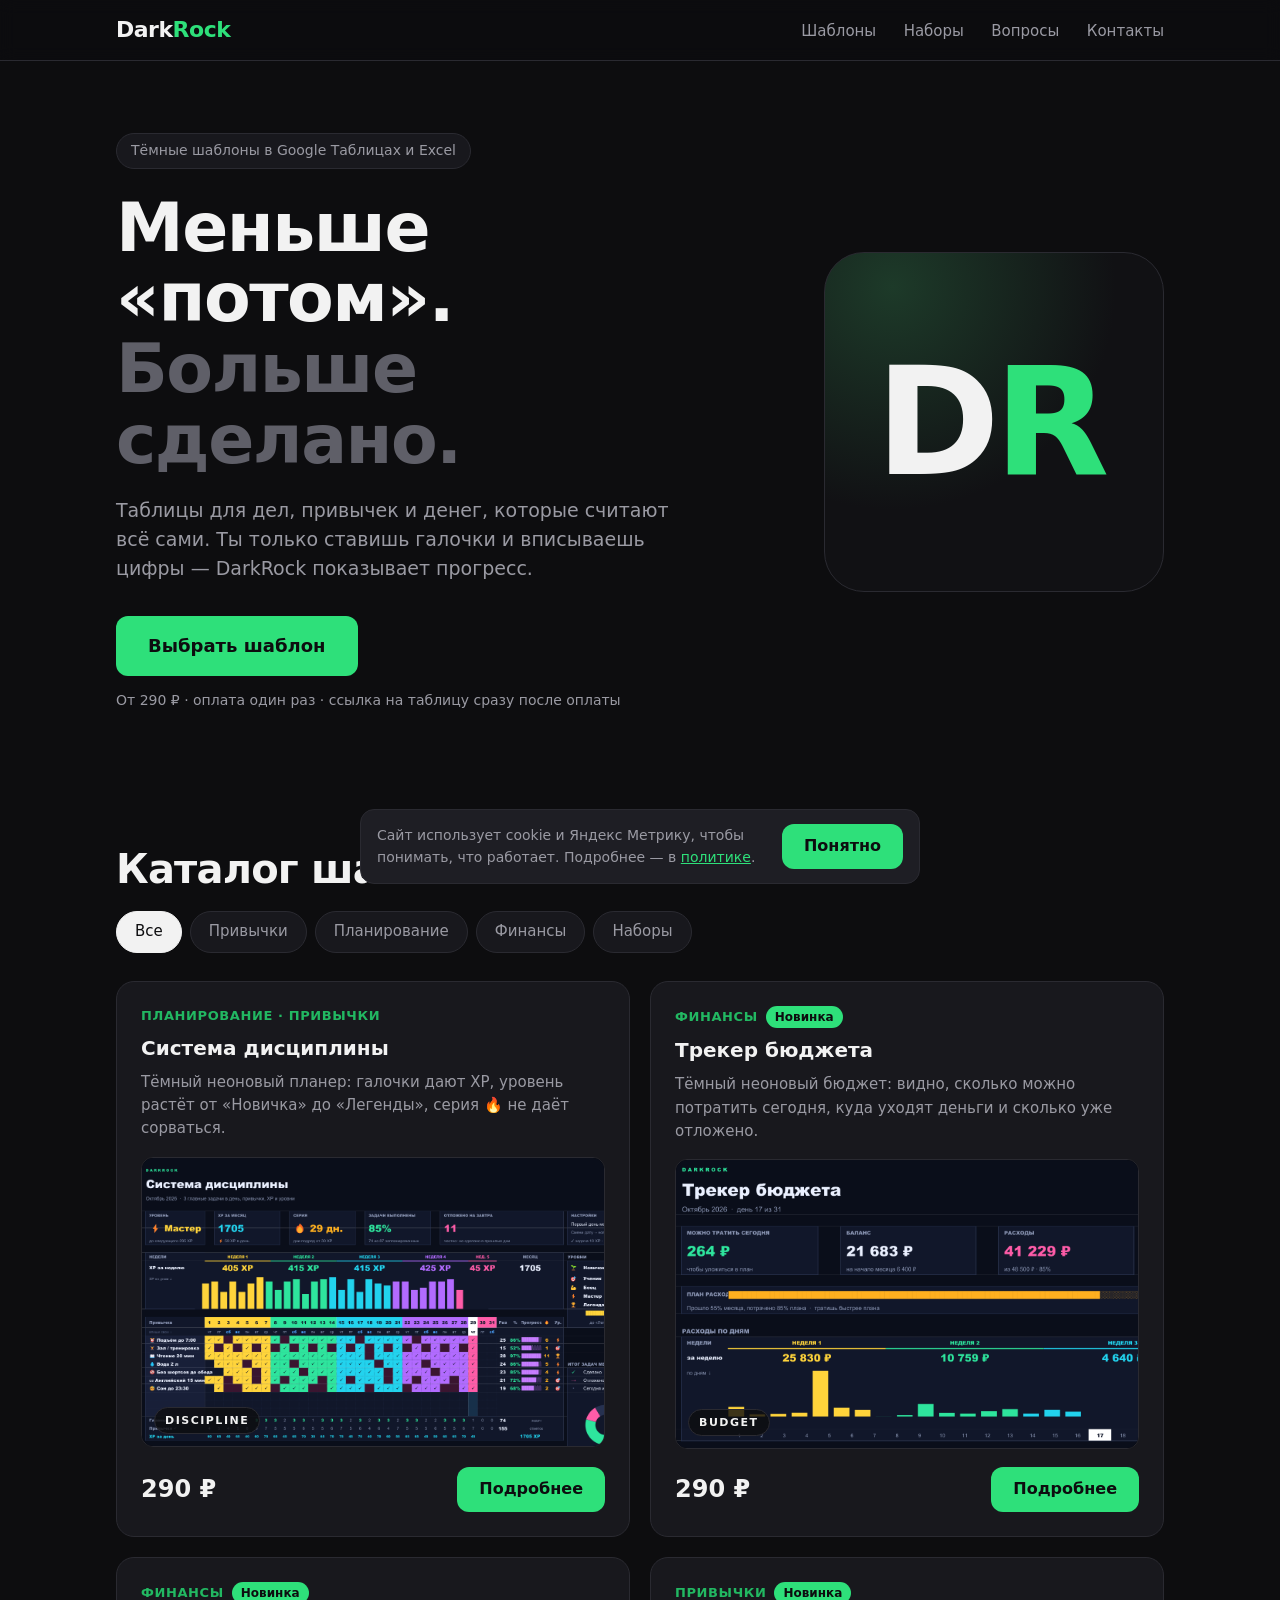
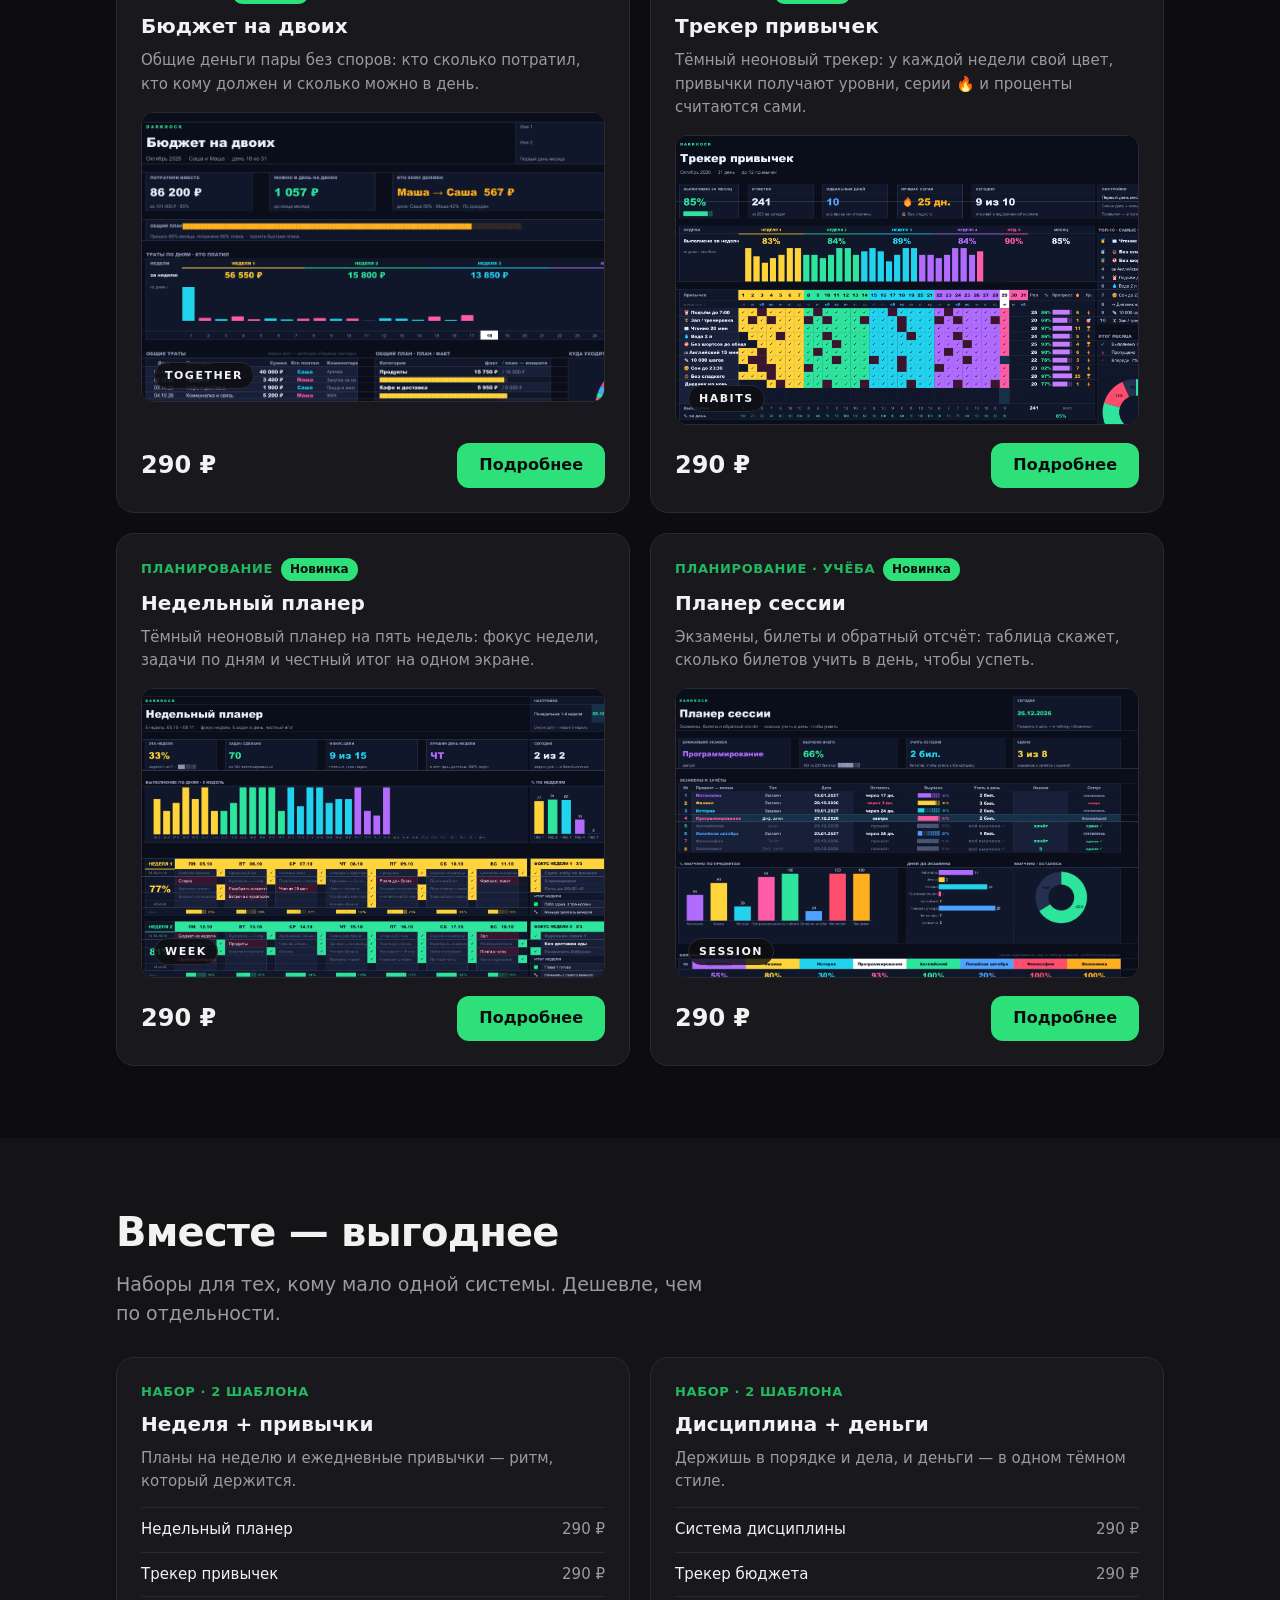
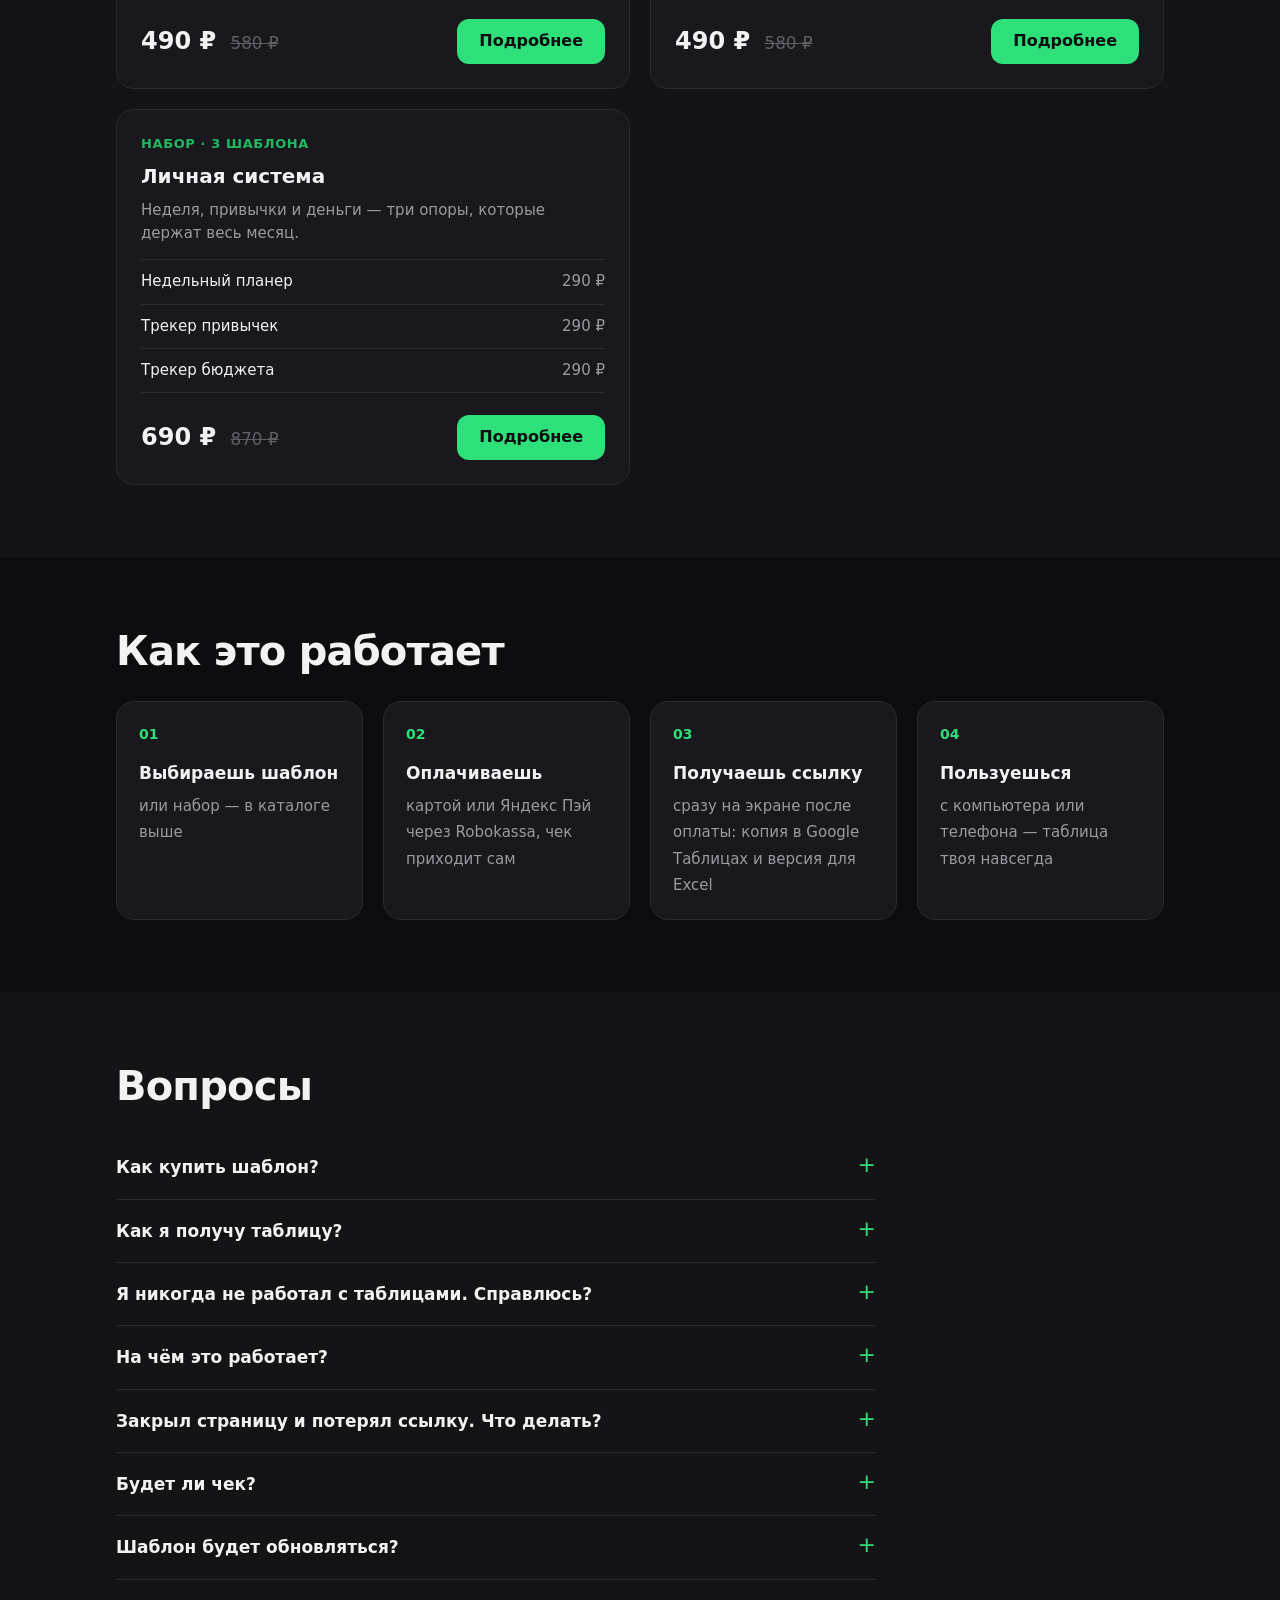
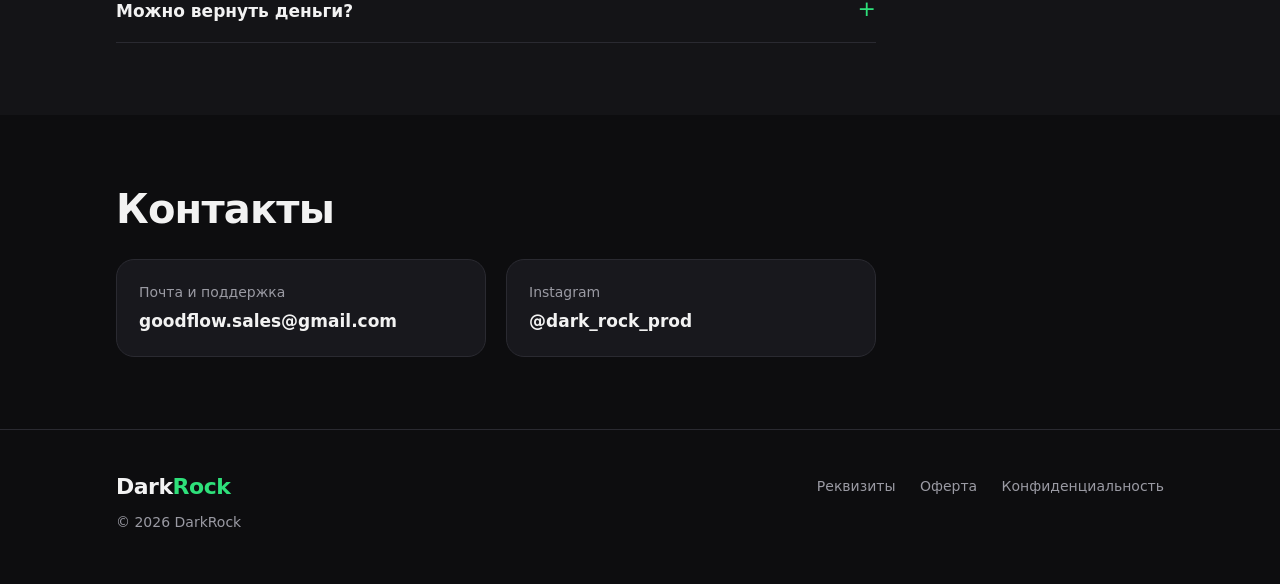
<file: index.html>
<!doctype html>
<html lang="ru">
<head>
<meta charset="utf-8">
<meta name="viewport" content="width=device-width, initial-scale=1">
<title>DarkRock — тёмные шаблоны в Google Таблицах</title>
<meta name="description" content="Тёмные шаблоны для Google Таблиц и Excel: система дисциплины, бюджет на месяц и наборы. Оплата один раз, ссылка на таблицу сразу после оплаты.">
<meta property="og:title" content="DarkRock — тёмные шаблоны в Google Таблицах">
<meta property="og:description" content="Дисциплина, привычки и деньги — в таблицах, которые считают сами. 290 ₽, ссылка на таблицу сразу после оплаты.">
<meta property="og:image" content="https://andybite.github.io/darkrock/img/dashboard.png">
<meta property="og:type" content="website">
<link rel="stylesheet" href="style.css">
<!-- Yandex.Metrika counter -->
<script type="text/javascript">
    (function(m,e,t,r,i,k,a){
        m[i]=m[i]||function(){(m[i].a=m[i].a||[]).push(arguments)};
        m[i].l=1*new Date();
        for (var j = 0; j < document.scripts.length; j++) {if (document.scripts[j].src === r) { return; }}
        k=e.createElement(t),a=e.getElementsByTagName(t)[0],k.async=1,k.src=r,a.parentNode.insertBefore(k,a)
    })(window, document,'script','https://mc.yandex.ru/metrika/tag.js?id=113660326', 'ym');

    ym(113660326, 'init', {ssr:true, webvisor:true, clickmap:true, ecommerce:"dataLayer", accurateTrackBounce:true, trackLinks:true});

    // Цель «нажал Купить»: клик по кнопке оплаты Robokassa
    document.addEventListener('click', function (e) {
        var a = e.target.closest && e.target.closest('a[data-product]');
        if (a) ym(113660326, 'reachGoal', 'pay_click', {product: a.dataset.product});
    });
</script>
<noscript><div><img src="https://mc.yandex.ru/watch/113660326" style="position:absolute; left:-9999px;" alt="" /></div></noscript>
<!-- /Yandex.Metrika counter -->
</head>
<body>

<div class="pausebar" id="pausebar" hidden>Продажи временно приостановлены — скоро вернёмся. Вопросы: <a href="mailto:goodflow.sales@gmail.com">goodflow.sales@gmail.com</a></div>

<header class="top">
  <div class="wrap top__in">
    <a class="logo" href="index.html">Dark<span>Rock</span></a>
    <nav class="nav">
      <a href="#catalog">Шаблоны</a>
      <a href="#bundles">Наборы</a>
      <a href="#faq">Вопросы</a>
      <a href="#contacts">Контакты</a>
    </nav>
  </div>
</header>

<section class="hero">
  <div class="wrap hero__in">
    <div class="hero__text">
      <p class="pill">Тёмные шаблоны в Google Таблицах и Excel</p>
      <h1>Меньше «потом».<br><span class="h1-muted">Больше сделано.</span></h1>
      <p class="lead">Таблицы для дел, привычек и денег, которые считают всё сами. Ты только ставишь галочки и вписываешь цифры — DarkRock показывает прогресс.</p>
      <a class="btn btn--big" href="#catalog">Выбрать шаблон</a>
      <p class="note">От 290 ₽ · оплата один раз · ссылка на таблицу сразу после оплаты</p>
    </div>
    <div class="hero__mark" aria-hidden="true">
      <span>D</span><span>R</span>
    </div>
  </div>
</section>

<section id="catalog" class="section">
  <div class="wrap">
    <h2>Каталог шаблонов</h2>
    <div class="filters" role="tablist" id="filters"></div>
    <div class="catalog" id="catalog-grid"></div>
  </div>
</section>

<section id="bundles" class="section section--alt">
  <div class="wrap">
    <h2>Вместе — выгоднее</h2>
    <p class="lead lead--tight">Наборы для тех, кому мало одной системы. Дешевле, чем по отдельности.</p>
    <div class="catalog" id="bundles-grid"></div>
  </div>
</section>

<section class="section">
  <div class="wrap">
    <h2>Как это работает</h2>
    <ol class="flow">
      <li><b>Выбираешь шаблон</b><span>или набор — в каталоге выше</span></li>
      <li><b>Оплачиваешь</b><span>картой или Яндекс Пэй через Robokassa, чек приходит сам</span></li>
      <li><b>Получаешь ссылку</b><span>сразу на экране после оплаты: копия в Google Таблицах и версия для Excel</span></li>
      <li><b>Пользуешься</b><span>с компьютера или телефона — таблица твоя навсегда</span></li>
    </ol>
  </div>
</section>

<section id="faq" class="section section--alt">
  <div class="wrap">
    <h2>Вопросы</h2>
    <details><summary>Как купить шаблон?</summary><p>Открой карточку в каталоге, нажми «Перейти к оплате» и оплати картой или Яндекс Пэй. Платёж проходит через сервис Robokassa.</p></details>
    <details><summary>Как я получу таблицу?</summary><p>Сразу после оплаты откроется страница со ссылкой: по ней создаёшь свою копию в Google Таблицах или скачиваешь файл для Excel. Сохрани эту страницу в закладки — ссылка пригодится каждый месяц.</p></details>
    <details><summary>Я никогда не работал с таблицами. Справлюсь?</summary><p>Да. Формулы уже настроены: ты вписываешь задачи или траты и ставишь галочки, остальное считается само. На листе «Старт» — короткая инструкция.</p></details>
    <details><summary>На чём это работает?</summary><p>В Google Таблицах в браузере на компьютере, а на телефоне — в бесплатном приложении «Google Таблицы». Ещё есть версия для Excel. Нужен Google-аккаунт, чтобы сохранить копию.</p></details>
    <details><summary>Закрыл страницу и потерял ссылку. Что делать?</summary><p>Напиши на <a href="mailto:goodflow.sales@gmail.com">goodflow.sales@gmail.com</a> почту, с которой платил, и время оплаты — пришлём ссылку заново.</p></details>
    <details><summary>Будет ли чек?</summary><p>Да. Продавец — самозанятый, электронный чек приходит на почту автоматически после оплаты.</p></details>
    <details><summary>Шаблон будет обновляться?</summary><p>Да, бесплатно. Если мы улучшаем шаблон, новая копия по твоей ссылке уже будет с улучшениями — просто сделай её в начале следующего месяца.</p></details>
    <details><summary>Можно вернуть деньги?</summary><p>Если таблица не открывается или не соответствует описанию, а мы не исправили проблему за 3 рабочих дня — вернём деньги полностью. Подробно — в <a href="oferta.html">оферте</a>.</p></details>
  </div>
</section>

<section id="contacts" class="section">
  <div class="wrap">
    <h2>Контакты</h2>
    <div class="contacts">
      <a class="contact" href="mailto:goodflow.sales@gmail.com"><span>Почта и поддержка</span><b>goodflow.sales@gmail.com</b></a>
      <a class="contact" href="https://instagram.com/dark_rock_prod" target="_blank" rel="noopener"><span>Instagram</span><b>@dark_rock_prod</b></a>
    </div>
  </div>
</section>

<footer class="foot">
  <div class="wrap">
    <div class="foot__in">
      <p class="logo">Dark<span>Rock</span></p>
      <nav class="foot__links">
        <a href="rekvizity.html">Реквизиты</a>
        <a href="oferta.html">Оферта</a>
        <a href="privacy.html">Конфиденциальность</a>
      </nav>
    </div>
    <p class="muted">© 2026 DarkRock</p>
  </div>
</footer>

<div class="modal" id="modal" hidden>
  <div class="modal__backdrop" data-close></div>
  <div class="modal__box" role="dialog" aria-modal="true" aria-labelledby="modal-title">
    <button class="modal__close" type="button" data-close aria-label="Закрыть">×</button>
    <div id="modal-body"></div>
  </div>
</div>

<div class="cookie" id="cookie" hidden>
  <p>Сайт использует cookie и Яндекс Метрику, чтобы понимать, что работает. Подробнее — в <a href="privacy.html">политике</a>.</p>
  <button class="btn" type="button" id="cookie-ok">Понятно</button>
</div>

<script src="products.js"></script>
<script src="catalog.js"></script>
<script>if (window.DR_SALES_PAUSED) document.getElementById('pausebar').hidden = false;</script>
</body>
</html>
</file>
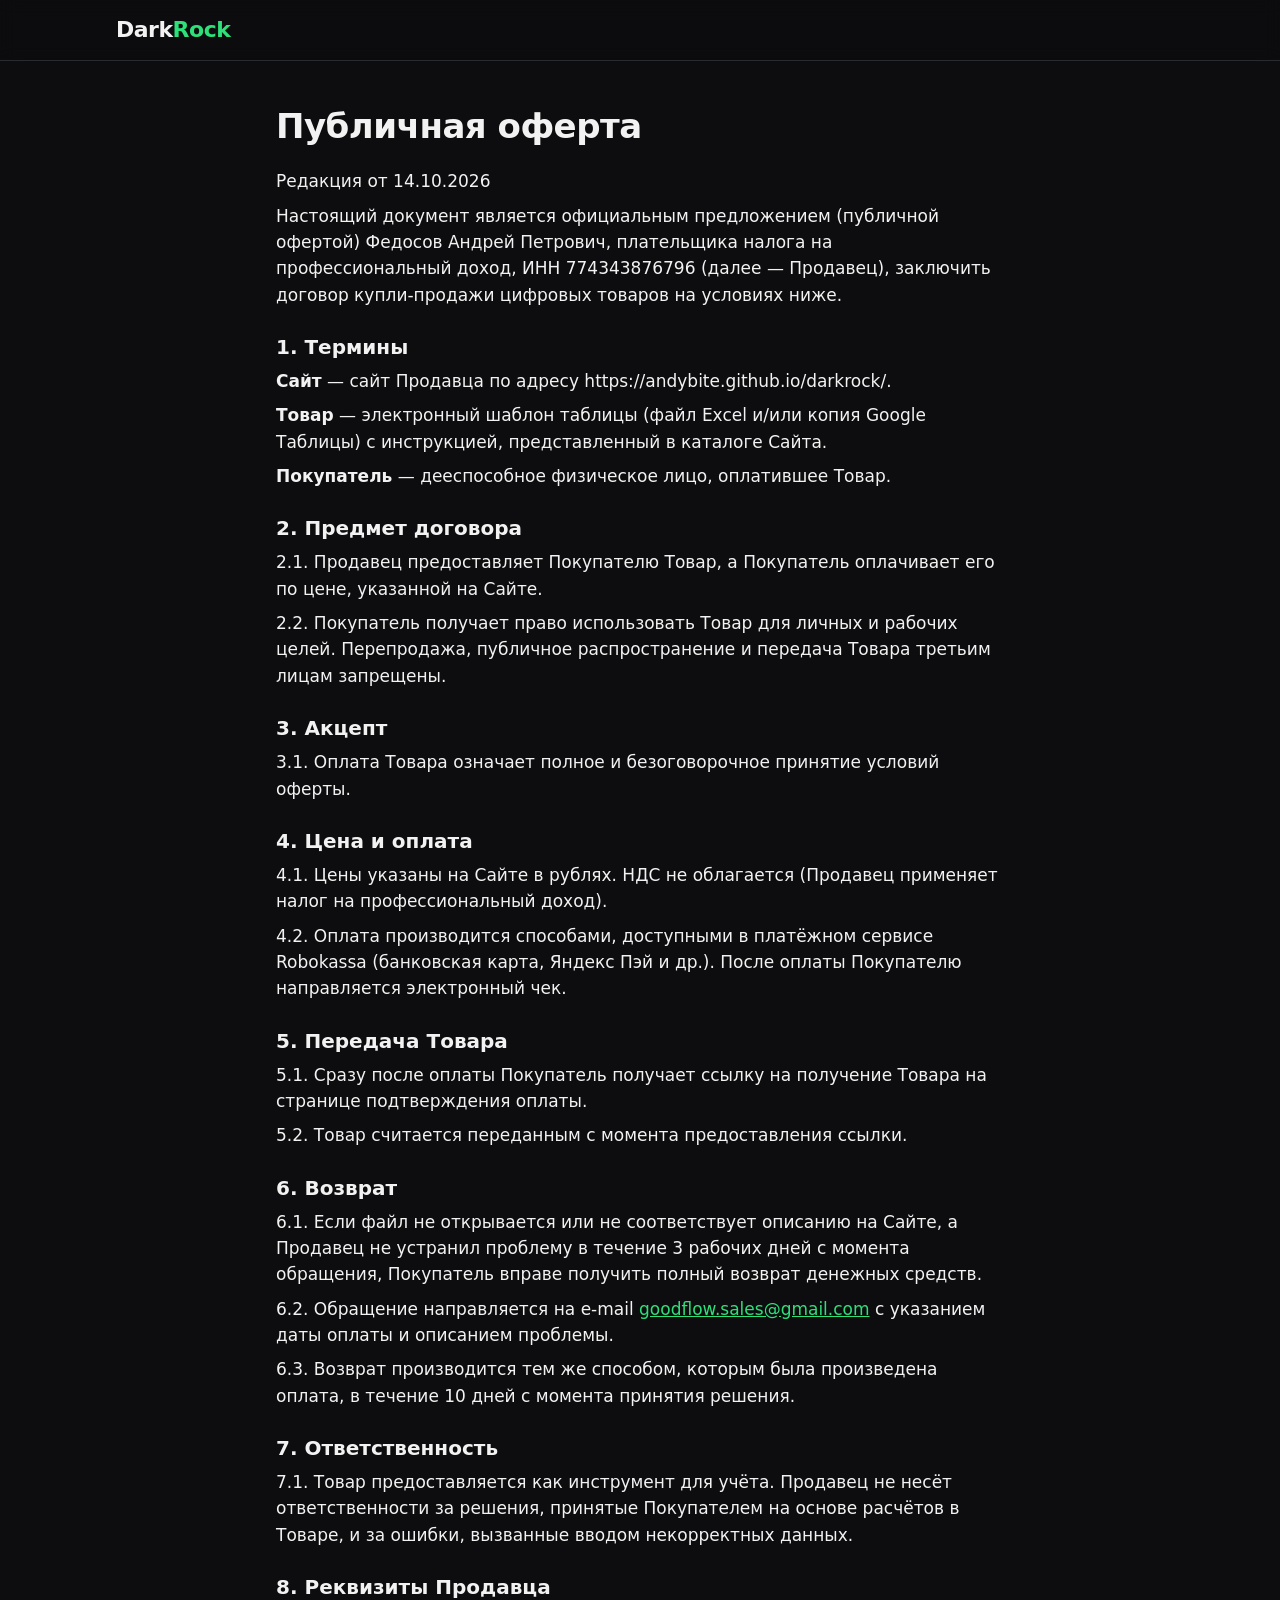
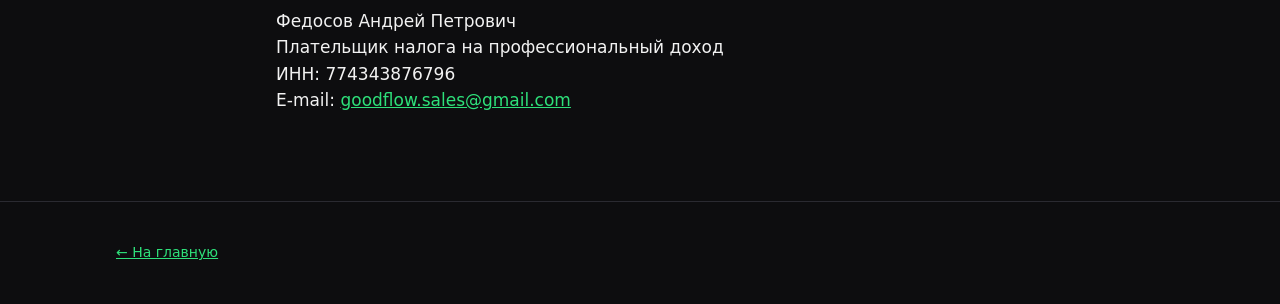
<file: oferta.html>
<!doctype html>
<html lang="ru">
<head>
<meta charset="utf-8">
<meta name="viewport" content="width=device-width, initial-scale=1">
<title>Публичная оферта — DarkRock</title>
<link rel="stylesheet" href="style.css">
<!-- Yandex.Metrika counter -->
<script type="text/javascript">
    (function(m,e,t,r,i,k,a){
        m[i]=m[i]||function(){(m[i].a=m[i].a||[]).push(arguments)};
        m[i].l=1*new Date();
        for (var j = 0; j < document.scripts.length; j++) {if (document.scripts[j].src === r) { return; }}
        k=e.createElement(t),a=e.getElementsByTagName(t)[0],k.async=1,k.src=r,a.parentNode.insertBefore(k,a)
    })(window, document,'script','https://mc.yandex.ru/metrika/tag.js?id=113660326', 'ym');

    ym(113660326, 'init', {ssr:true, webvisor:true, clickmap:true, ecommerce:"dataLayer", accurateTrackBounce:true, trackLinks:true});
</script>
<noscript><div><img src="https://mc.yandex.ru/watch/113660326" style="position:absolute; left:-9999px;" alt="" /></div></noscript>
<!-- /Yandex.Metrika counter -->
</head>
<body>
<header class="top"><div class="wrap top__in"><a class="logo" href="index.html">Dark<span>Rock</span></a></div></header>

<main class="wrap doc">
<h1>Публичная оферта</h1>
<p>Редакция от 14.10.2026</p>

<p>Настоящий документ является официальным предложением (публичной офертой) Федосов Андрей Петрович, плательщика налога на профессиональный доход, ИНН 774343876796 (далее — Продавец), заключить договор купли-продажи цифровых товаров на условиях ниже.</p>

<h2>1. Термины</h2>
<p><b>Сайт</b> — сайт Продавца по адресу https://andybite.github.io/darkrock/.</p>
<p><b>Товар</b> — электронный шаблон таблицы (файл Excel и/или копия Google Таблицы) с инструкцией, представленный в каталоге Сайта.</p>
<p><b>Покупатель</b> — дееспособное физическое лицо, оплатившее Товар.</p>

<h2>2. Предмет договора</h2>
<p>2.1. Продавец предоставляет Покупателю Товар, а Покупатель оплачивает его по цене, указанной на Сайте.</p>
<p>2.2. Покупатель получает право использовать Товар для личных и рабочих целей. Перепродажа, публичное распространение и передача Товара третьим лицам запрещены.</p>

<h2>3. Акцепт</h2>
<p>3.1. Оплата Товара означает полное и безоговорочное принятие условий оферты.</p>

<h2>4. Цена и оплата</h2>
<p>4.1. Цены указаны на Сайте в рублях. НДС не облагается (Продавец применяет налог на профессиональный доход).</p>
<p>4.2. Оплата производится способами, доступными в платёжном сервисе Robokassa (банковская карта, Яндекс Пэй и др.). После оплаты Покупателю направляется электронный чек.</p>

<h2>5. Передача Товара</h2>
<p>5.1. Сразу после оплаты Покупатель получает ссылку на получение Товара на странице подтверждения оплаты.</p>
<p>5.2. Товар считается переданным с момента предоставления ссылки.</p>

<h2>6. Возврат</h2>
<p>6.1. Если файл не открывается или не соответствует описанию на Сайте, а Продавец не устранил проблему в течение 3 рабочих дней с момента обращения, Покупатель вправе получить полный возврат денежных средств.</p>
<p>6.2. Обращение направляется на e-mail <a href="mailto:goodflow.sales@gmail.com">goodflow.sales@gmail.com</a> с указанием даты оплаты и описанием проблемы.</p>
<p>6.3. Возврат производится тем же способом, которым была произведена оплата, в течение 10 дней с момента принятия решения.</p>

<h2>7. Ответственность</h2>
<p>7.1. Товар предоставляется как инструмент для учёта. Продавец не несёт ответственности за решения, принятые Покупателем на основе расчётов в Товаре, и за ошибки, вызванные вводом некорректных данных.</p>

<h2>8. Реквизиты Продавца</h2>
<p>Федосов Андрей Петрович<br>
Плательщик налога на профессиональный доход<br>
ИНН: 774343876796<br>
E-mail: <a href="mailto:goodflow.sales@gmail.com">goodflow.sales@gmail.com</a></p>
</main>

<footer class="foot"><div class="wrap"><a href="index.html">← На главную</a></div></footer>
</body>
</html>
</file>
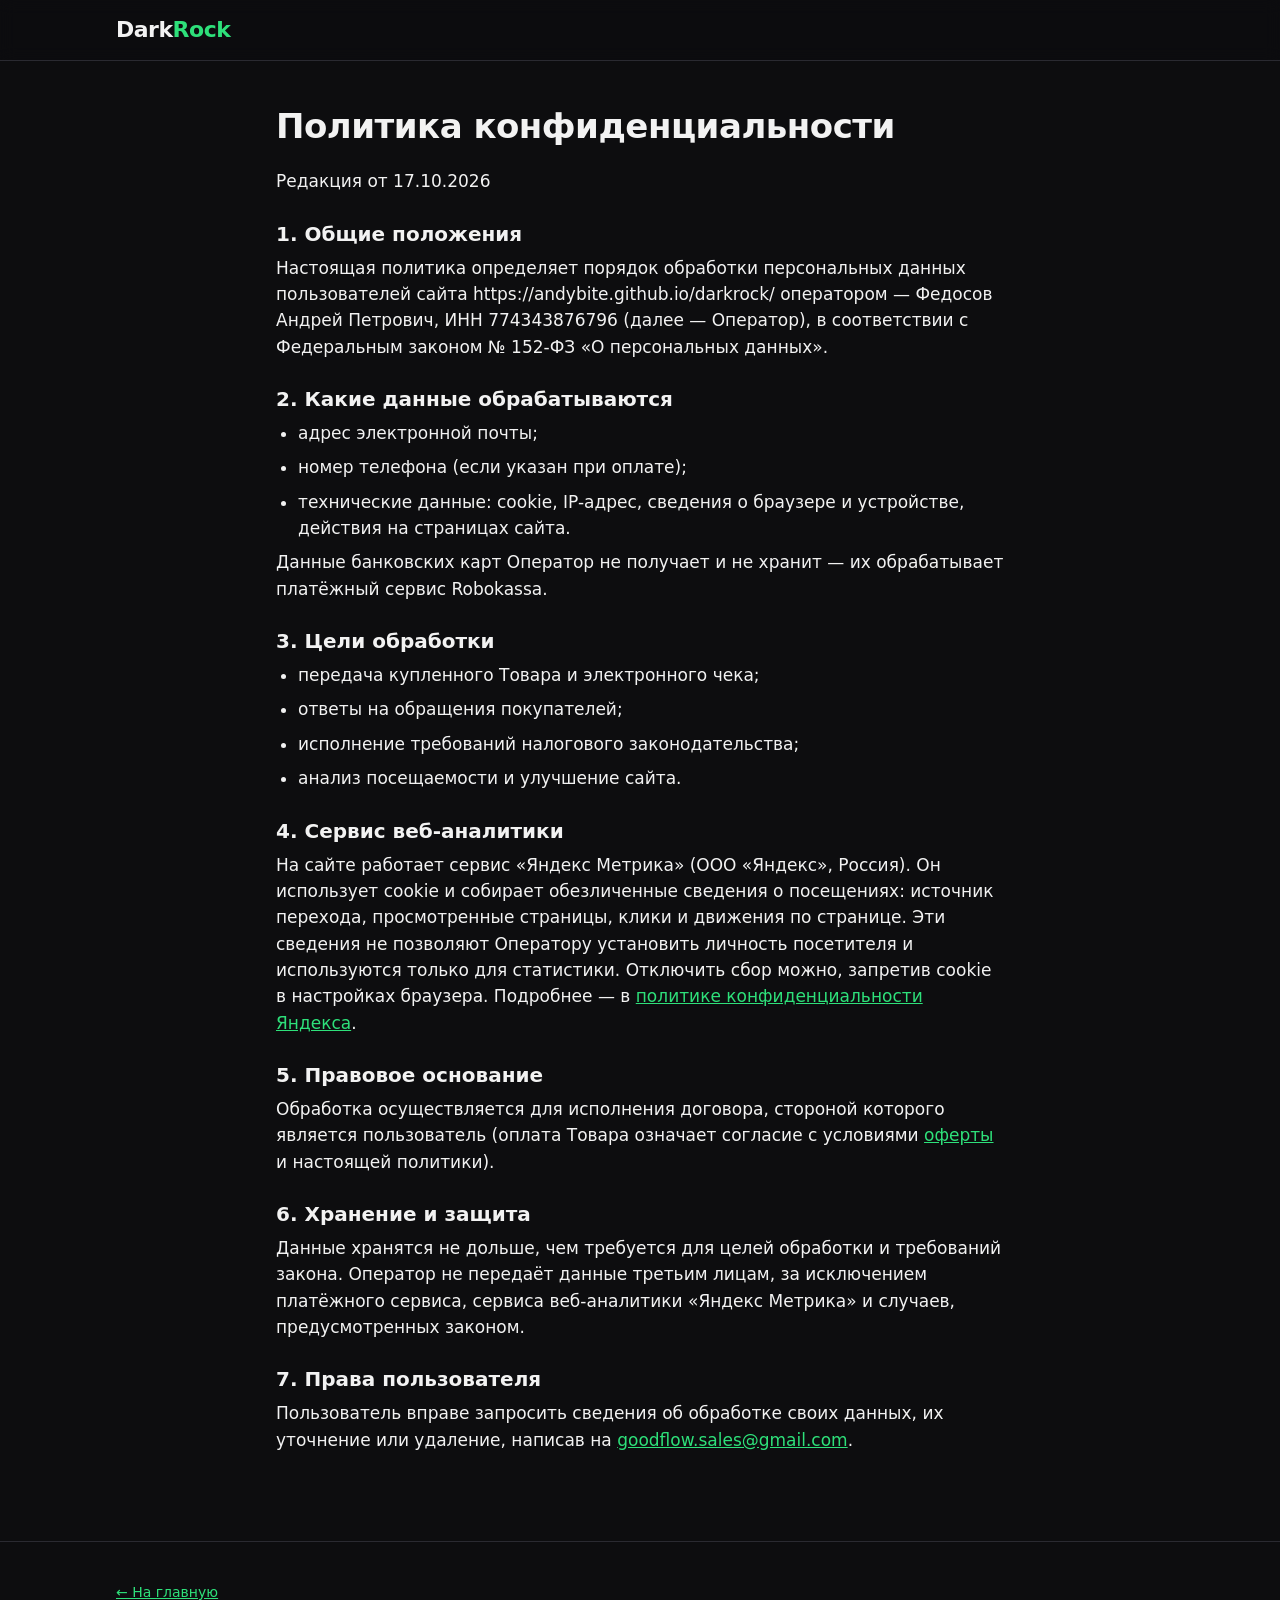
<file: privacy.html>
<!doctype html>
<html lang="ru">
<head>
<meta charset="utf-8">
<meta name="viewport" content="width=device-width, initial-scale=1">
<title>Политика конфиденциальности — DarkRock</title>
<link rel="stylesheet" href="style.css">
<!-- Yandex.Metrika counter -->
<script type="text/javascript">
    (function(m,e,t,r,i,k,a){
        m[i]=m[i]||function(){(m[i].a=m[i].a||[]).push(arguments)};
        m[i].l=1*new Date();
        for (var j = 0; j < document.scripts.length; j++) {if (document.scripts[j].src === r) { return; }}
        k=e.createElement(t),a=e.getElementsByTagName(t)[0],k.async=1,k.src=r,a.parentNode.insertBefore(k,a)
    })(window, document,'script','https://mc.yandex.ru/metrika/tag.js?id=113660326', 'ym');

    ym(113660326, 'init', {ssr:true, webvisor:true, clickmap:true, ecommerce:"dataLayer", accurateTrackBounce:true, trackLinks:true});
</script>
<noscript><div><img src="https://mc.yandex.ru/watch/113660326" style="position:absolute; left:-9999px;" alt="" /></div></noscript>
<!-- /Yandex.Metrika counter -->
</head>
<body>
<header class="top"><div class="wrap top__in"><a class="logo" href="index.html">Dark<span>Rock</span></a></div></header>

<main class="wrap doc">
<h1>Политика конфиденциальности</h1>
<p>Редакция от 17.10.2026</p>

<h2>1. Общие положения</h2>
<p>Настоящая политика определяет порядок обработки персональных данных пользователей сайта https://andybite.github.io/darkrock/ оператором — Федосов Андрей Петрович, ИНН 774343876796 (далее — Оператор), в соответствии с Федеральным законом № 152-ФЗ «О персональных данных».</p>

<h2>2. Какие данные обрабатываются</h2>
<ul>
  <li>адрес электронной почты;</li>
  <li>номер телефона (если указан при оплате);</li>
  <li>технические данные: cookie, IP-адрес, сведения о браузере и устройстве, действия на страницах сайта.</li>
</ul>
<p>Данные банковских карт Оператор не получает и не хранит — их обрабатывает платёжный сервис Robokassa.</p>

<h2>3. Цели обработки</h2>
<ul>
  <li>передача купленного Товара и электронного чека;</li>
  <li>ответы на обращения покупателей;</li>
  <li>исполнение требований налогового законодательства;</li>
  <li>анализ посещаемости и улучшение сайта.</li>
</ul>

<h2>4. Сервис веб-аналитики</h2>
<p>На сайте работает сервис «Яндекс Метрика» (ООО «Яндекс», Россия). Он использует cookie и собирает обезличенные сведения о посещениях: источник перехода, просмотренные страницы, клики и движения по странице. Эти сведения не позволяют Оператору установить личность посетителя и используются только для статистики. Отключить сбор можно, запретив cookie в настройках браузера. Подробнее — в <a href="https://yandex.ru/legal/confidential/" target="_blank" rel="noopener">политике конфиденциальности Яндекса</a>.</p>

<h2>5. Правовое основание</h2>
<p>Обработка осуществляется для исполнения договора, стороной которого является пользователь (оплата Товара означает согласие с условиями <a href="oferta.html">оферты</a> и настоящей политики).</p>

<h2>6. Хранение и защита</h2>
<p>Данные хранятся не дольше, чем требуется для целей обработки и требований закона. Оператор не передаёт данные третьим лицам, за исключением платёжного сервиса, сервиса веб-аналитики «Яндекс Метрика» и случаев, предусмотренных законом.</p>

<h2>7. Права пользователя</h2>
<p>Пользователь вправе запросить сведения об обработке своих данных, их уточнение или удаление, написав на <a href="mailto:goodflow.sales@gmail.com">goodflow.sales@gmail.com</a>.</p>
</main>

<footer class="foot"><div class="wrap"><a href="index.html">← На главную</a></div></footer>
</body>
</html>
</file>
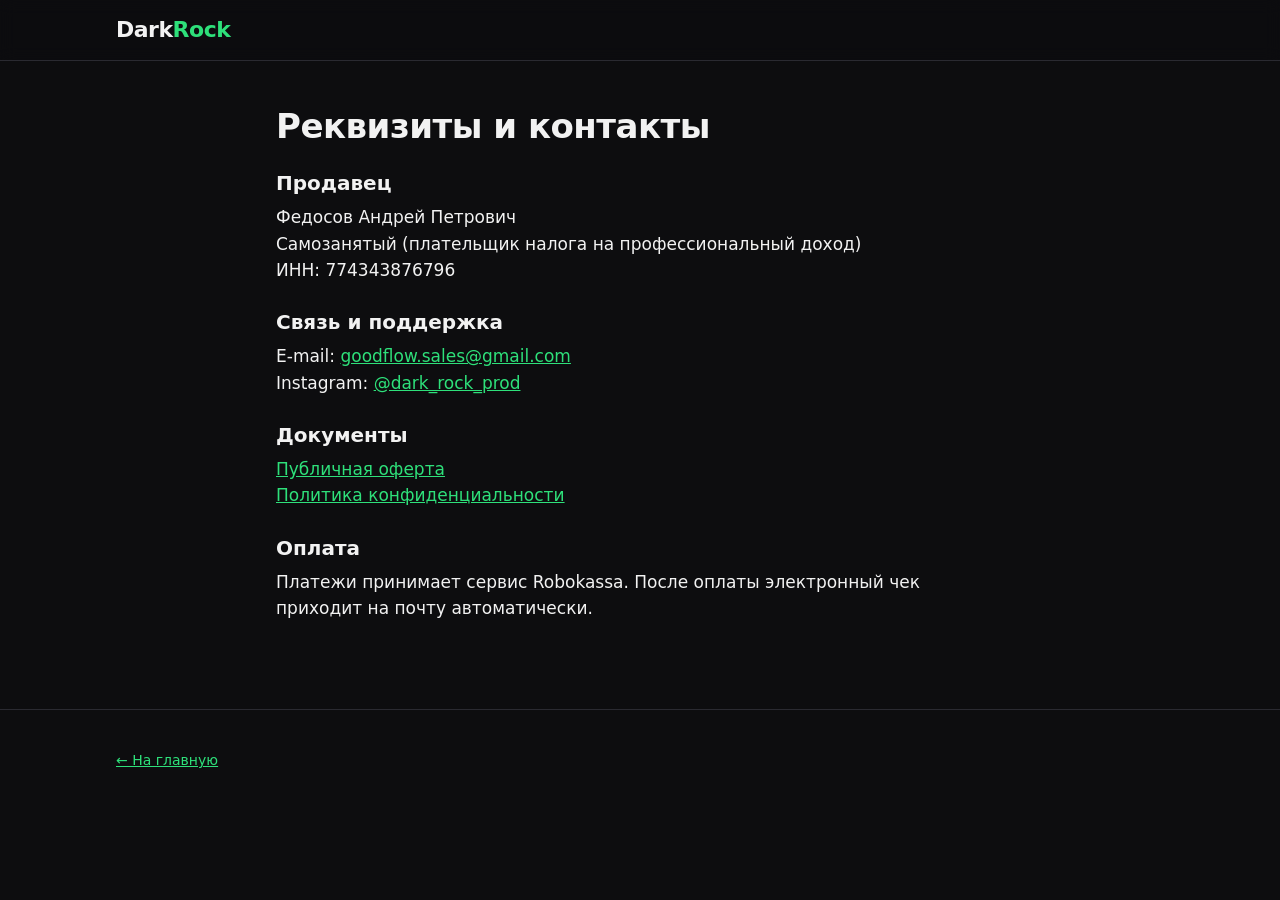
<file: rekvizity.html>
<!doctype html>
<html lang="ru">
<head>
<meta charset="utf-8">
<meta name="viewport" content="width=device-width, initial-scale=1">
<title>Реквизиты и контакты — DarkRock</title>
<link rel="stylesheet" href="style.css">
<!-- Yandex.Metrika counter -->
<script type="text/javascript">
    (function(m,e,t,r,i,k,a){
        m[i]=m[i]||function(){(m[i].a=m[i].a||[]).push(arguments)};
        m[i].l=1*new Date();
        for (var j = 0; j < document.scripts.length; j++) {if (document.scripts[j].src === r) { return; }}
        k=e.createElement(t),a=e.getElementsByTagName(t)[0],k.async=1,k.src=r,a.parentNode.insertBefore(k,a)
    })(window, document,'script','https://mc.yandex.ru/metrika/tag.js?id=113660326', 'ym');

    ym(113660326, 'init', {ssr:true, webvisor:true, clickmap:true, ecommerce:"dataLayer", accurateTrackBounce:true, trackLinks:true});
</script>
<noscript><div><img src="https://mc.yandex.ru/watch/113660326" style="position:absolute; left:-9999px;" alt="" /></div></noscript>
<!-- /Yandex.Metrika counter -->
</head>
<body>
<header class="top"><div class="wrap top__in"><a class="logo" href="index.html">Dark<span>Rock</span></a></div></header>
<main class="wrap doc">
  <h1>Реквизиты и контакты</h1>
  <h2>Продавец</h2>
  <p>Федосов Андрей Петрович<br>
  Самозанятый (плательщик налога на профессиональный доход)<br>
  ИНН: 774343876796</p>
  <h2>Связь и поддержка</h2>
  <p>E-mail: <a href="mailto:goodflow.sales@gmail.com">goodflow.sales@gmail.com</a><br>
  Instagram: <a href="https://instagram.com/dark_rock_prod" target="_blank" rel="noopener">@dark_rock_prod</a></p>
  <h2>Документы</h2>
  <p><a href="oferta.html">Публичная оферта</a><br><a href="privacy.html">Политика конфиденциальности</a></p>
  <h2>Оплата</h2>
  <p>Платежи принимает сервис Robokassa. После оплаты электронный чек приходит на почту автоматически.</p>
</main>
<footer class="foot"><div class="wrap"><a href="index.html">← На главную</a></div></footer>
</body>
</html>
</file>
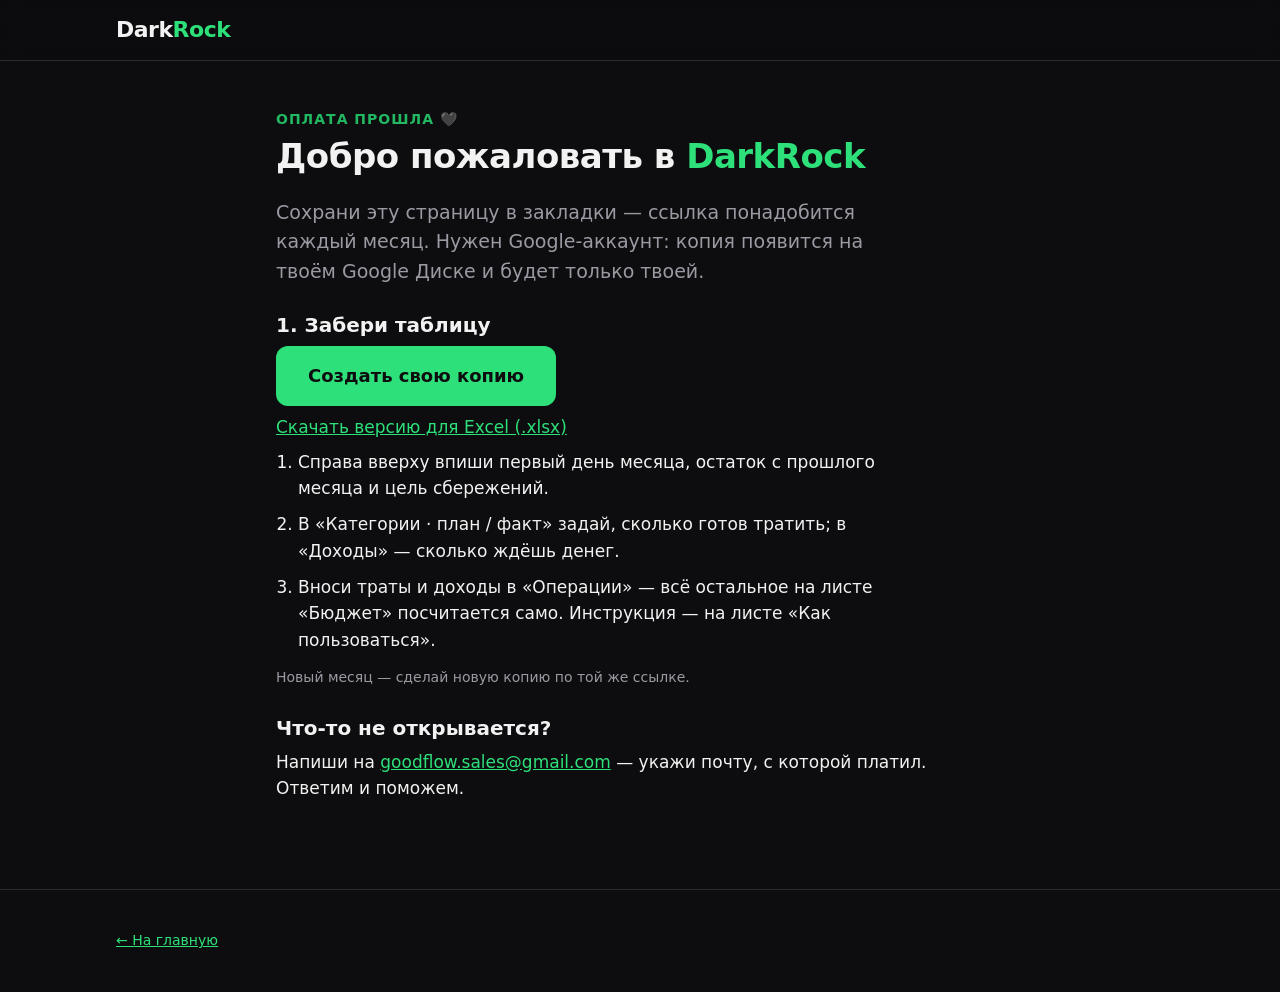
<file: spasibo-budzhet.html>
<!doctype html>
<html lang="ru">
<head>
<meta charset="utf-8">
<meta name="viewport" content="width=device-width, initial-scale=1">
<meta name="robots" content="noindex, nofollow">
<title>Спасибо за покупку — DarkRock</title>
<link rel="stylesheet" href="style.css">
<!-- Yandex.Metrika counter -->
<script type="text/javascript">
    (function(m,e,t,r,i,k,a){
        m[i]=m[i]||function(){(m[i].a=m[i].a||[]).push(arguments)};
        m[i].l=1*new Date();
        for (var j = 0; j < document.scripts.length; j++) {if (document.scripts[j].src === r) { return; }}
        k=e.createElement(t),a=e.getElementsByTagName(t)[0],k.async=1,k.src=r,a.parentNode.insertBefore(k,a)
    })(window, document,'script','https://mc.yandex.ru/metrika/tag.js?id=113660326', 'ym');

    ym(113660326, 'init', {ssr:true, webvisor:true, clickmap:true, ecommerce:"dataLayer", accurateTrackBounce:true, trackLinks:true});

    // Цель «покупка»: на эту страницу Robokassa возвращает после оплаты
    ym(113660326, 'reachGoal', 'purchase', {product: 'budget'});
</script>
<noscript><div><img src="https://mc.yandex.ru/watch/113660326" style="position:absolute; left:-9999px;" alt="" /></div></noscript>
<!-- /Yandex.Metrika counter -->
</head>
<body>
<header class="top"><div class="wrap top__in"><a class="logo" href="index.html">Dark<span>Rock</span></a></div></header>
<main class="wrap doc">
  <p class="eyebrow">Оплата прошла 🖤</p>
  <h1>Добро пожаловать в <em style="font-style:normal;color:var(--accent)">DarkRock</em></h1>
  <p class="lead">Сохрани эту страницу в закладки — ссылка понадобится каждый месяц. Нужен Google-аккаунт: копия появится на твоём Google Диске и будет только твоей.</p>

  <h2>1. Забери таблицу</h2>
  <p><a class="btn btn--big" href="https://docs.google.com/spreadsheets/d/1lrhJHRFe9TQkwCovesw8BNw4y3RzgJ_Az15lLFRYKe8/copy">Создать свою копию</a></p>
  <p><a href="https://docs.google.com/spreadsheets/d/1lrhJHRFe9TQkwCovesw8BNw4y3RzgJ_Az15lLFRYKe8/export?format=xlsx">Скачать версию для Excel (.xlsx)</a></p>
  <ol class="steps">
    <li>Справа вверху впиши первый день месяца, остаток с прошлого месяца и цель сбережений.</li>
    <li>В «Категории · план / факт» задай, сколько готов тратить; в «Доходы» — сколько ждёшь денег.</li>
    <li>Вноси траты и доходы в «Операции» — всё остальное на листе «Бюджет» посчитается само. Инструкция — на листе «Как пользоваться».</li>
  </ol>
  <p class="note">Новый месяц — сделай новую копию по той же ссылке.</p>

  <h2>Что-то не открывается?</h2>
  <p>Напиши на <a href="mailto:goodflow.sales@gmail.com">goodflow.sales@gmail.com</a> — укажи почту, с которой платил. Ответим и поможем.</p>
</main>
<footer class="foot"><div class="wrap"><a href="index.html">← На главную</a></div></footer>
</body>
</html>
</file>
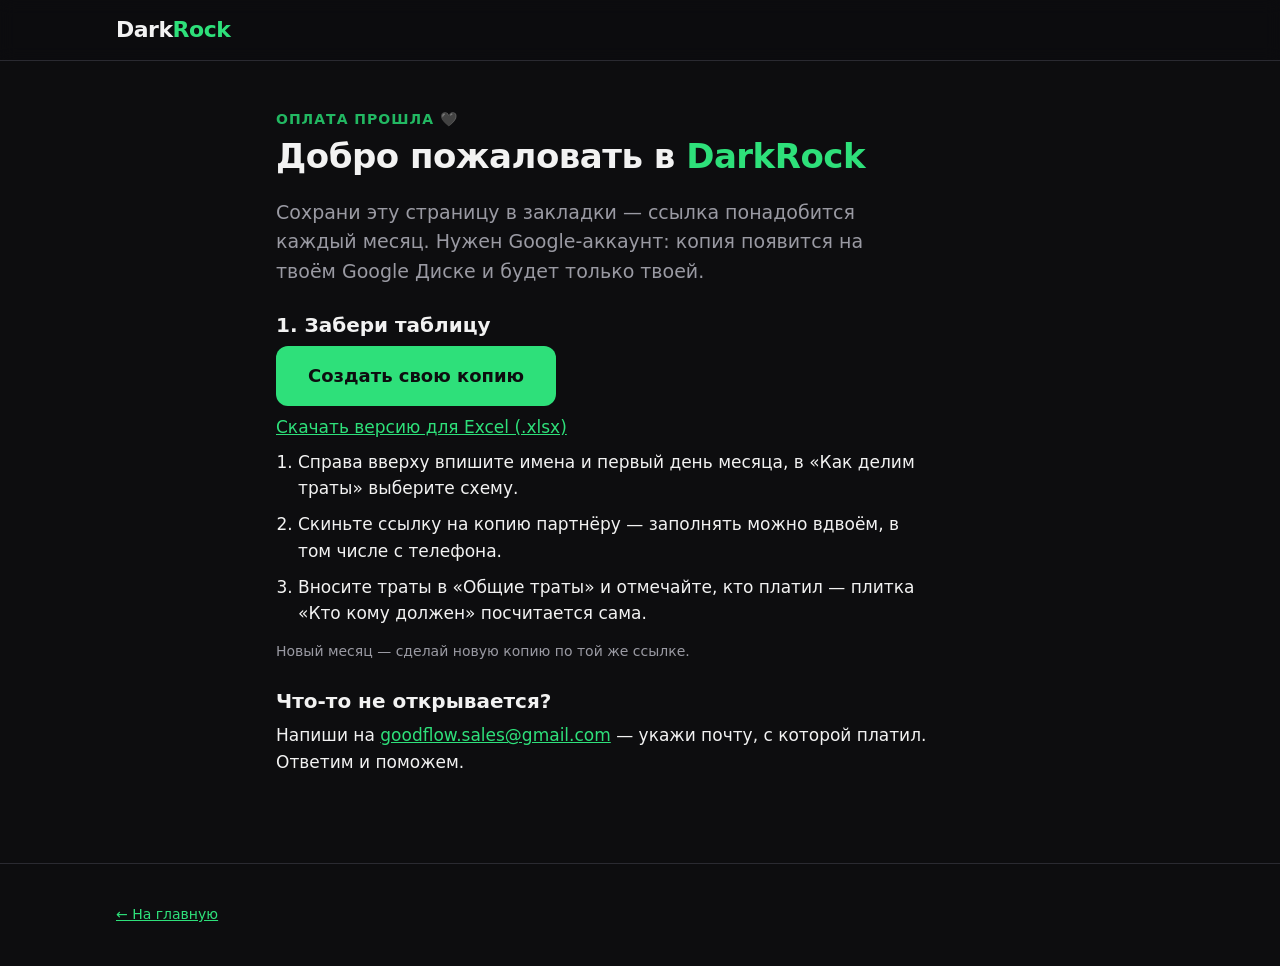
<file: spasibo-dvoe.html>
<!doctype html>
<html lang="ru">
<head>
<meta charset="utf-8">
<meta name="viewport" content="width=device-width, initial-scale=1">
<meta name="robots" content="noindex, nofollow">
<title>Спасибо за покупку — DarkRock</title>
<link rel="stylesheet" href="style.css">
<!-- Yandex.Metrika counter -->
<script type="text/javascript">
    (function(m,e,t,r,i,k,a){
        m[i]=m[i]||function(){(m[i].a=m[i].a||[]).push(arguments)};
        m[i].l=1*new Date();
        for (var j = 0; j < document.scripts.length; j++) {if (document.scripts[j].src === r) { return; }}
        k=e.createElement(t),a=e.getElementsByTagName(t)[0],k.async=1,k.src=r,a.parentNode.insertBefore(k,a)
    })(window, document,'script','https://mc.yandex.ru/metrika/tag.js?id=113660326', 'ym');

    ym(113660326, 'init', {ssr:true, webvisor:true, clickmap:true, ecommerce:"dataLayer", accurateTrackBounce:true, trackLinks:true});

    // Цель «покупка»: на эту страницу Robokassa возвращает после оплаты
    ym(113660326, 'reachGoal', 'purchase', {product: 'budget_duo'});
</script>
<noscript><div><img src="https://mc.yandex.ru/watch/113660326" style="position:absolute; left:-9999px;" alt="" /></div></noscript>
<!-- /Yandex.Metrika counter -->
</head>
<body>
<header class="top"><div class="wrap top__in"><a class="logo" href="index.html">Dark<span>Rock</span></a></div></header>
<main class="wrap doc">
  <p class="eyebrow">Оплата прошла 🖤</p>
  <h1>Добро пожаловать в <em style="font-style:normal;color:var(--accent)">DarkRock</em></h1>
  <p class="lead">Сохрани эту страницу в закладки — ссылка понадобится каждый месяц. Нужен Google-аккаунт: копия появится на твоём Google Диске и будет только твоей.</p>

  <h2>1. Забери таблицу</h2>
  <p><a class="btn btn--big" href="https://docs.google.com/spreadsheets/d/1HvI4bGyM0zcVSBQPWLcGzkdhtScEb5gtLw4oIFBOxo4/copy">Создать свою копию</a></p>
  <p><a href="https://docs.google.com/spreadsheets/d/1HvI4bGyM0zcVSBQPWLcGzkdhtScEb5gtLw4oIFBOxo4/export?format=xlsx">Скачать версию для Excel (.xlsx)</a></p>
  <ol class="steps">
    <li>Справа вверху впишите имена и первый день месяца, в «Как делим траты» выберите схему.</li>
    <li>Скиньте ссылку на копию партнёру — заполнять можно вдвоём, в том числе с телефона.</li>
    <li>Вносите траты в «Общие траты» и отмечайте, кто платил — плитка «Кто кому должен» посчитается сама.</li>
  </ol>
  <p class="note">Новый месяц — сделай новую копию по той же ссылке.</p>

  <h2>Что-то не открывается?</h2>
  <p>Напиши на <a href="mailto:goodflow.sales@gmail.com">goodflow.sales@gmail.com</a> — укажи почту, с которой платил. Ответим и поможем.</p>
</main>
<footer class="foot"><div class="wrap"><a href="index.html">← На главную</a></div></footer>
</body>
</html>
</file>
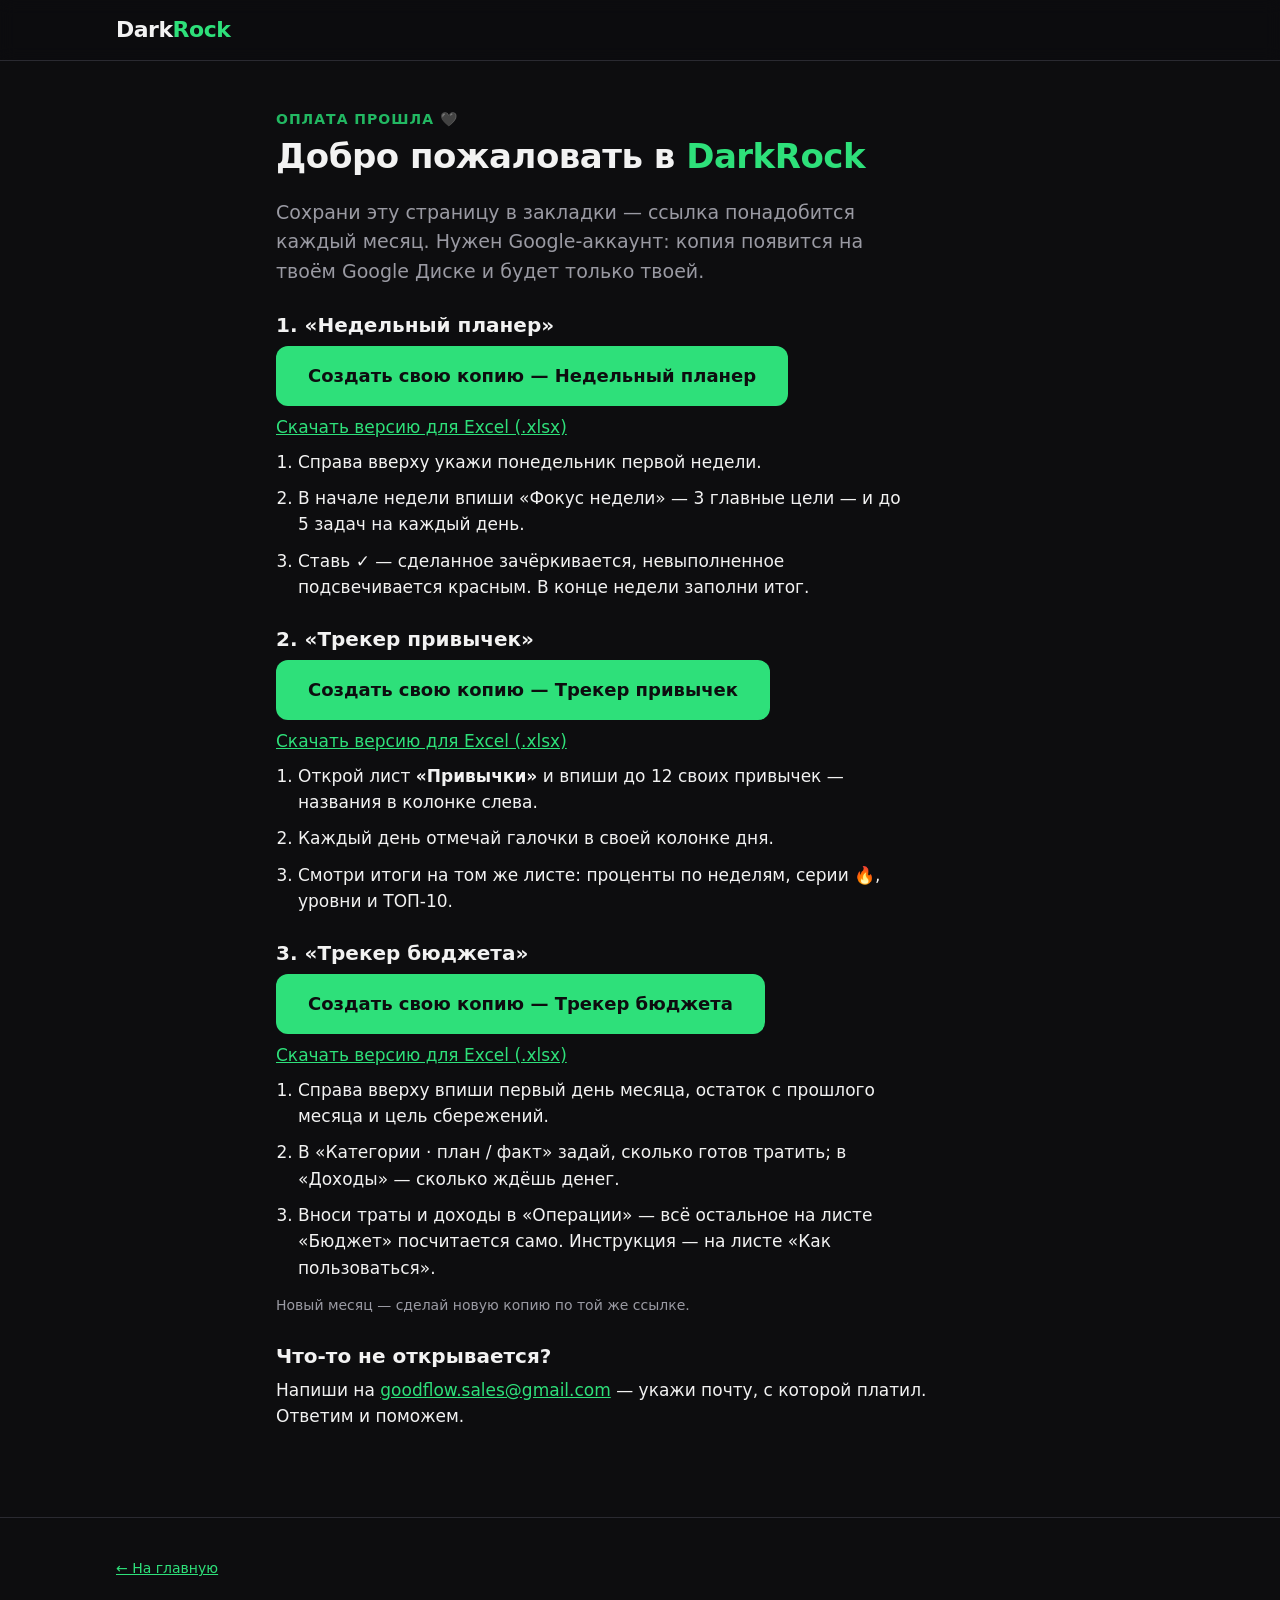
<file: spasibo-nabor-3.html>
<!doctype html>
<html lang="ru">
<head>
<meta charset="utf-8">
<meta name="viewport" content="width=device-width, initial-scale=1">
<meta name="robots" content="noindex, nofollow">
<title>Спасибо за покупку — DarkRock</title>
<link rel="stylesheet" href="style.css">
<!-- Yandex.Metrika counter -->
<script type="text/javascript">
    (function(m,e,t,r,i,k,a){
        m[i]=m[i]||function(){(m[i].a=m[i].a||[]).push(arguments)};
        m[i].l=1*new Date();
        for (var j = 0; j < document.scripts.length; j++) {if (document.scripts[j].src === r) { return; }}
        k=e.createElement(t),a=e.getElementsByTagName(t)[0],k.async=1,k.src=r,a.parentNode.insertBefore(k,a)
    })(window, document,'script','https://mc.yandex.ru/metrika/tag.js?id=113660326', 'ym');

    ym(113660326, 'init', {ssr:true, webvisor:true, clickmap:true, ecommerce:"dataLayer", accurateTrackBounce:true, trackLinks:true});

    // Цель «покупка»: на эту страницу Robokassa возвращает после оплаты
    ym(113660326, 'reachGoal', 'purchase', {product: 'bundle_system'});
</script>
<noscript><div><img src="https://mc.yandex.ru/watch/113660326" style="position:absolute; left:-9999px;" alt="" /></div></noscript>
<!-- /Yandex.Metrika counter -->
</head>
<body>
<header class="top"><div class="wrap top__in"><a class="logo" href="index.html">Dark<span>Rock</span></a></div></header>
<main class="wrap doc">
  <p class="eyebrow">Оплата прошла 🖤</p>
  <h1>Добро пожаловать в <em style="font-style:normal;color:var(--accent)">DarkRock</em></h1>
  <p class="lead">Сохрани эту страницу в закладки — ссылка понадобится каждый месяц. Нужен Google-аккаунт: копия появится на твоём Google Диске и будет только твоей.</p>

  <h2>1. «Недельный планер»</h2>
  <p><a class="btn btn--big" href="https://docs.google.com/spreadsheets/d/1q6zI46eDTm4Z3VmivdCjXWAHJ9b_ai5USngzlOg0LHM/copy">Создать свою копию — Недельный планер</a></p>
  <p><a href="https://docs.google.com/spreadsheets/d/1q6zI46eDTm4Z3VmivdCjXWAHJ9b_ai5USngzlOg0LHM/export?format=xlsx">Скачать версию для Excel (.xlsx)</a></p>
  <ol class="steps">
    <li>Справа вверху укажи понедельник первой недели.</li>
    <li>В начале недели впиши «Фокус недели» — 3 главные цели — и до 5 задач на каждый день.</li>
    <li>Ставь ✓ — сделанное зачёркивается, невыполненное подсвечивается красным. В конце недели заполни итог.</li>
  </ol>
  <h2>2. «Трекер привычек»</h2>
  <p><a class="btn btn--big" href="https://docs.google.com/spreadsheets/d/17lh-_4WAJT0YDY1cS6WtQD3hWoKm4Cz9NejqtCr7bcM/copy">Создать свою копию — Трекер привычек</a></p>
  <p><a href="https://docs.google.com/spreadsheets/d/17lh-_4WAJT0YDY1cS6WtQD3hWoKm4Cz9NejqtCr7bcM/export?format=xlsx">Скачать версию для Excel (.xlsx)</a></p>
  <ol class="steps">
    <li>Открой лист <b>«Привычки»</b> и впиши до 12 своих привычек — названия в колонке слева.</li>
    <li>Каждый день отмечай галочки в своей колонке дня.</li>
    <li>Смотри итоги на том же листе: проценты по неделям, серии 🔥, уровни и ТОП-10.</li>
  </ol>
  <h2>3. «Трекер бюджета»</h2>
  <p><a class="btn btn--big" href="https://docs.google.com/spreadsheets/d/1lrhJHRFe9TQkwCovesw8BNw4y3RzgJ_Az15lLFRYKe8/copy">Создать свою копию — Трекер бюджета</a></p>
  <p><a href="https://docs.google.com/spreadsheets/d/1lrhJHRFe9TQkwCovesw8BNw4y3RzgJ_Az15lLFRYKe8/export?format=xlsx">Скачать версию для Excel (.xlsx)</a></p>
  <ol class="steps">
    <li>Справа вверху впиши первый день месяца, остаток с прошлого месяца и цель сбережений.</li>
    <li>В «Категории · план / факт» задай, сколько готов тратить; в «Доходы» — сколько ждёшь денег.</li>
    <li>Вноси траты и доходы в «Операции» — всё остальное на листе «Бюджет» посчитается само. Инструкция — на листе «Как пользоваться».</li>
  </ol>
  <p class="note">Новый месяц — сделай новую копию по той же ссылке.</p>

  <h2>Что-то не открывается?</h2>
  <p>Напиши на <a href="mailto:goodflow.sales@gmail.com">goodflow.sales@gmail.com</a> — укажи почту, с которой платил. Ответим и поможем.</p>
</main>
<footer class="foot"><div class="wrap"><a href="index.html">← На главную</a></div></footer>
</body>
</html>
</file>
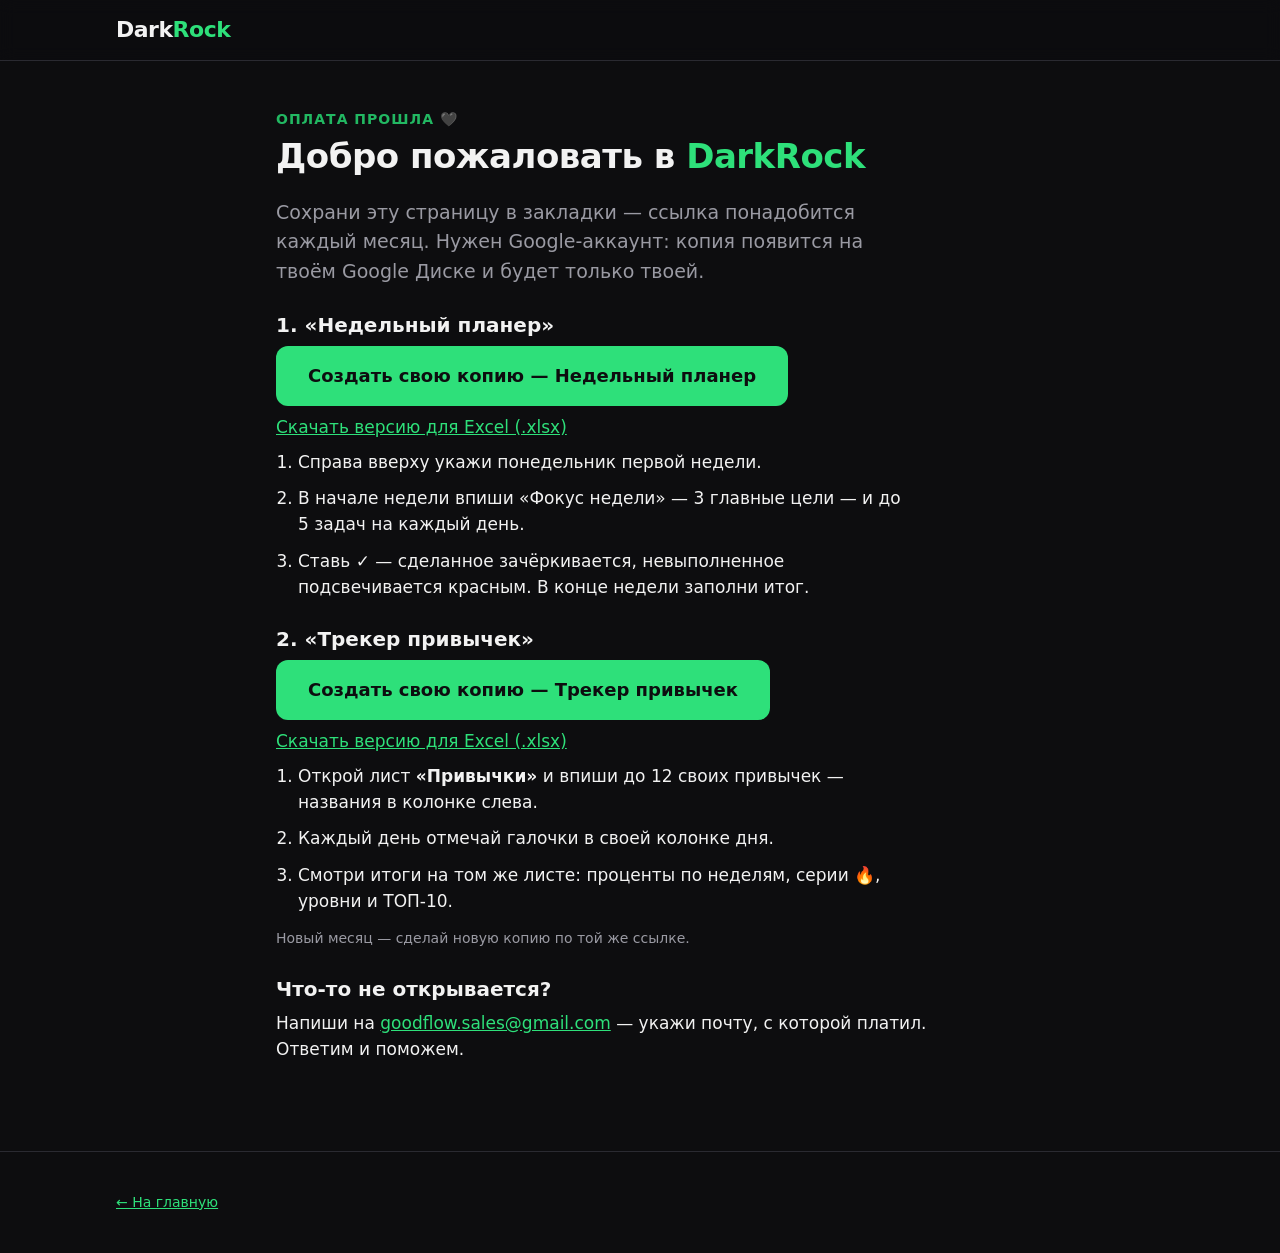
<file: spasibo-nabor-nedelya.html>
<!doctype html>
<html lang="ru">
<head>
<meta charset="utf-8">
<meta name="viewport" content="width=device-width, initial-scale=1">
<meta name="robots" content="noindex, nofollow">
<title>Спасибо за покупку — DarkRock</title>
<link rel="stylesheet" href="style.css">
<!-- Yandex.Metrika counter -->
<script type="text/javascript">
    (function(m,e,t,r,i,k,a){
        m[i]=m[i]||function(){(m[i].a=m[i].a||[]).push(arguments)};
        m[i].l=1*new Date();
        for (var j = 0; j < document.scripts.length; j++) {if (document.scripts[j].src === r) { return; }}
        k=e.createElement(t),a=e.getElementsByTagName(t)[0],k.async=1,k.src=r,a.parentNode.insertBefore(k,a)
    })(window, document,'script','https://mc.yandex.ru/metrika/tag.js?id=113660326', 'ym');

    ym(113660326, 'init', {ssr:true, webvisor:true, clickmap:true, ecommerce:"dataLayer", accurateTrackBounce:true, trackLinks:true});

    // Цель «покупка»: на эту страницу Robokassa возвращает после оплаты
    ym(113660326, 'reachGoal', 'purchase', {product: 'bundle_week'});
</script>
<noscript><div><img src="https://mc.yandex.ru/watch/113660326" style="position:absolute; left:-9999px;" alt="" /></div></noscript>
<!-- /Yandex.Metrika counter -->
</head>
<body>
<header class="top"><div class="wrap top__in"><a class="logo" href="index.html">Dark<span>Rock</span></a></div></header>
<main class="wrap doc">
  <p class="eyebrow">Оплата прошла 🖤</p>
  <h1>Добро пожаловать в <em style="font-style:normal;color:var(--accent)">DarkRock</em></h1>
  <p class="lead">Сохрани эту страницу в закладки — ссылка понадобится каждый месяц. Нужен Google-аккаунт: копия появится на твоём Google Диске и будет только твоей.</p>

  <h2>1. «Недельный планер»</h2>
  <p><a class="btn btn--big" href="https://docs.google.com/spreadsheets/d/1q6zI46eDTm4Z3VmivdCjXWAHJ9b_ai5USngzlOg0LHM/copy">Создать свою копию — Недельный планер</a></p>
  <p><a href="https://docs.google.com/spreadsheets/d/1q6zI46eDTm4Z3VmivdCjXWAHJ9b_ai5USngzlOg0LHM/export?format=xlsx">Скачать версию для Excel (.xlsx)</a></p>
  <ol class="steps">
    <li>Справа вверху укажи понедельник первой недели.</li>
    <li>В начале недели впиши «Фокус недели» — 3 главные цели — и до 5 задач на каждый день.</li>
    <li>Ставь ✓ — сделанное зачёркивается, невыполненное подсвечивается красным. В конце недели заполни итог.</li>
  </ol>
  <h2>2. «Трекер привычек»</h2>
  <p><a class="btn btn--big" href="https://docs.google.com/spreadsheets/d/17lh-_4WAJT0YDY1cS6WtQD3hWoKm4Cz9NejqtCr7bcM/copy">Создать свою копию — Трекер привычек</a></p>
  <p><a href="https://docs.google.com/spreadsheets/d/17lh-_4WAJT0YDY1cS6WtQD3hWoKm4Cz9NejqtCr7bcM/export?format=xlsx">Скачать версию для Excel (.xlsx)</a></p>
  <ol class="steps">
    <li>Открой лист <b>«Привычки»</b> и впиши до 12 своих привычек — названия в колонке слева.</li>
    <li>Каждый день отмечай галочки в своей колонке дня.</li>
    <li>Смотри итоги на том же листе: проценты по неделям, серии 🔥, уровни и ТОП-10.</li>
  </ol>
  <p class="note">Новый месяц — сделай новую копию по той же ссылке.</p>

  <h2>Что-то не открывается?</h2>
  <p>Напиши на <a href="mailto:goodflow.sales@gmail.com">goodflow.sales@gmail.com</a> — укажи почту, с которой платил. Ответим и поможем.</p>
</main>
<footer class="foot"><div class="wrap"><a href="index.html">← На главную</a></div></footer>
</body>
</html>
</file>
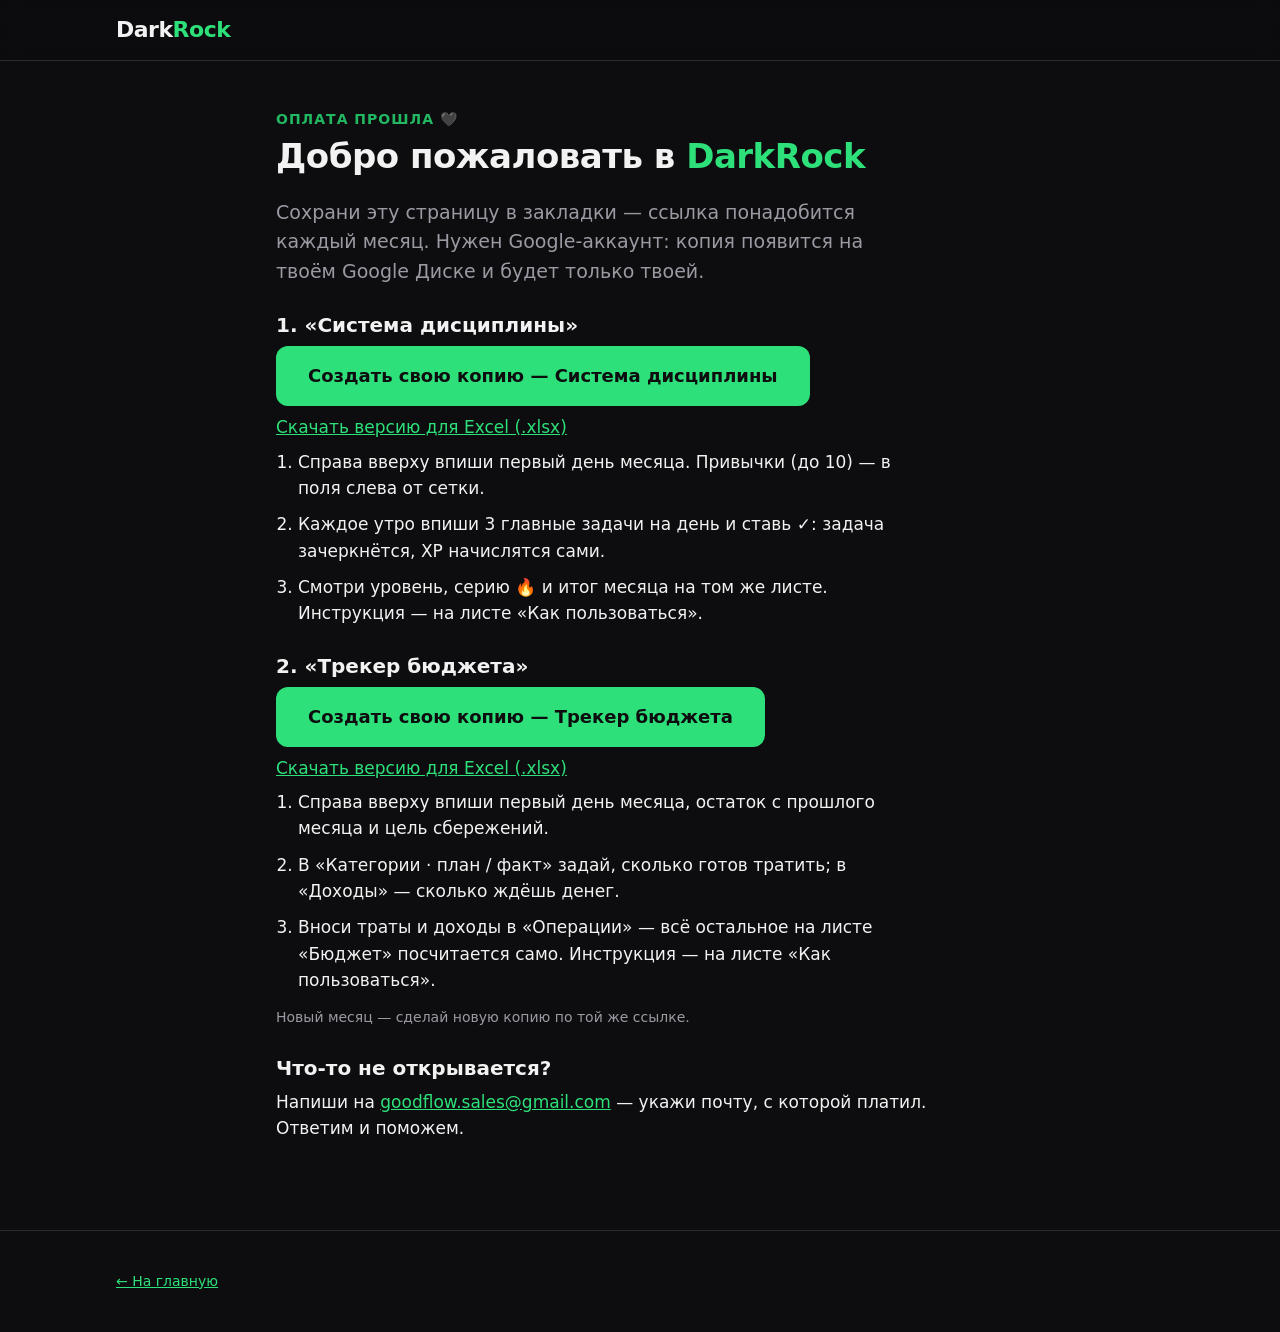
<file: spasibo-nabor.html>
<!doctype html>
<html lang="ru">
<head>
<meta charset="utf-8">
<meta name="viewport" content="width=device-width, initial-scale=1">
<meta name="robots" content="noindex, nofollow">
<title>Спасибо за покупку — DarkRock</title>
<link rel="stylesheet" href="style.css">
<!-- Yandex.Metrika counter -->
<script type="text/javascript">
    (function(m,e,t,r,i,k,a){
        m[i]=m[i]||function(){(m[i].a=m[i].a||[]).push(arguments)};
        m[i].l=1*new Date();
        for (var j = 0; j < document.scripts.length; j++) {if (document.scripts[j].src === r) { return; }}
        k=e.createElement(t),a=e.getElementsByTagName(t)[0],k.async=1,k.src=r,a.parentNode.insertBefore(k,a)
    })(window, document,'script','https://mc.yandex.ru/metrika/tag.js?id=113660326', 'ym');

    ym(113660326, 'init', {ssr:true, webvisor:true, clickmap:true, ecommerce:"dataLayer", accurateTrackBounce:true, trackLinks:true});

    // Цель «покупка»: на эту страницу Robokassa возвращает после оплаты
    ym(113660326, 'reachGoal', 'purchase', {product: 'bundle_duo'});
</script>
<noscript><div><img src="https://mc.yandex.ru/watch/113660326" style="position:absolute; left:-9999px;" alt="" /></div></noscript>
<!-- /Yandex.Metrika counter -->
</head>
<body>
<header class="top"><div class="wrap top__in"><a class="logo" href="index.html">Dark<span>Rock</span></a></div></header>
<main class="wrap doc">
  <p class="eyebrow">Оплата прошла 🖤</p>
  <h1>Добро пожаловать в <em style="font-style:normal;color:var(--accent)">DarkRock</em></h1>
  <p class="lead">Сохрани эту страницу в закладки — ссылка понадобится каждый месяц. Нужен Google-аккаунт: копия появится на твоём Google Диске и будет только твоей.</p>

  <h2>1. «Система дисциплины»</h2>
  <p><a class="btn btn--big" href="https://docs.google.com/spreadsheets/d/1PJN2m36X_a4O4u4Y8Pyx4OVVH3rKnYxmNgKDnOQoaag/copy">Создать свою копию — Система дисциплины</a></p>
  <p><a href="https://docs.google.com/spreadsheets/d/1PJN2m36X_a4O4u4Y8Pyx4OVVH3rKnYxmNgKDnOQoaag/export?format=xlsx">Скачать версию для Excel (.xlsx)</a></p>
  <ol class="steps">
    <li>Справа вверху впиши первый день месяца. Привычки (до 10) — в поля слева от сетки.</li>
    <li>Каждое утро впиши 3 главные задачи на день и ставь ✓: задача зачеркнётся, XP начислятся сами.</li>
    <li>Смотри уровень, серию 🔥 и итог месяца на том же листе. Инструкция — на листе «Как пользоваться».</li>
  </ol>
  <h2>2. «Трекер бюджета»</h2>
  <p><a class="btn btn--big" href="https://docs.google.com/spreadsheets/d/1lrhJHRFe9TQkwCovesw8BNw4y3RzgJ_Az15lLFRYKe8/copy">Создать свою копию — Трекер бюджета</a></p>
  <p><a href="https://docs.google.com/spreadsheets/d/1lrhJHRFe9TQkwCovesw8BNw4y3RzgJ_Az15lLFRYKe8/export?format=xlsx">Скачать версию для Excel (.xlsx)</a></p>
  <ol class="steps">
    <li>Справа вверху впиши первый день месяца, остаток с прошлого месяца и цель сбережений.</li>
    <li>В «Категории · план / факт» задай, сколько готов тратить; в «Доходы» — сколько ждёшь денег.</li>
    <li>Вноси траты и доходы в «Операции» — всё остальное на листе «Бюджет» посчитается само. Инструкция — на листе «Как пользоваться».</li>
  </ol>
  <p class="note">Новый месяц — сделай новую копию по той же ссылке.</p>

  <h2>Что-то не открывается?</h2>
  <p>Напиши на <a href="mailto:goodflow.sales@gmail.com">goodflow.sales@gmail.com</a> — укажи почту, с которой платил. Ответим и поможем.</p>
</main>
<footer class="foot"><div class="wrap"><a href="index.html">← На главную</a></div></footer>
</body>
</html>
</file>
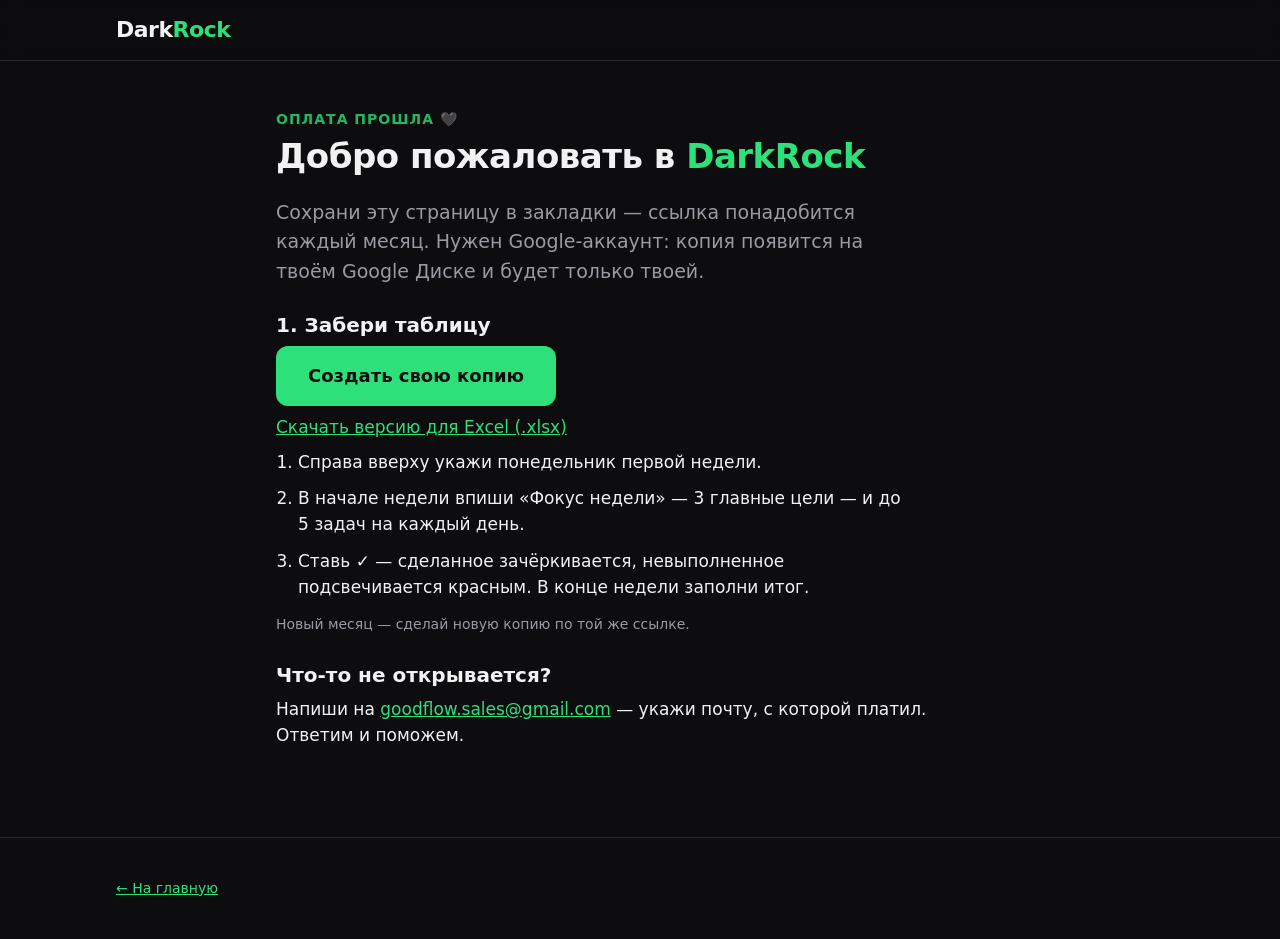
<file: spasibo-nedelya.html>
<!doctype html>
<html lang="ru">
<head>
<meta charset="utf-8">
<meta name="viewport" content="width=device-width, initial-scale=1">
<meta name="robots" content="noindex, nofollow">
<title>Спасибо за покупку — DarkRock</title>
<link rel="stylesheet" href="style.css">
<!-- Yandex.Metrika counter -->
<script type="text/javascript">
    (function(m,e,t,r,i,k,a){
        m[i]=m[i]||function(){(m[i].a=m[i].a||[]).push(arguments)};
        m[i].l=1*new Date();
        for (var j = 0; j < document.scripts.length; j++) {if (document.scripts[j].src === r) { return; }}
        k=e.createElement(t),a=e.getElementsByTagName(t)[0],k.async=1,k.src=r,a.parentNode.insertBefore(k,a)
    })(window, document,'script','https://mc.yandex.ru/metrika/tag.js?id=113660326', 'ym');

    ym(113660326, 'init', {ssr:true, webvisor:true, clickmap:true, ecommerce:"dataLayer", accurateTrackBounce:true, trackLinks:true});

    // Цель «покупка»: на эту страницу Robokassa возвращает после оплаты
    ym(113660326, 'reachGoal', 'purchase', {product: 'weekly'});
</script>
<noscript><div><img src="https://mc.yandex.ru/watch/113660326" style="position:absolute; left:-9999px;" alt="" /></div></noscript>
<!-- /Yandex.Metrika counter -->
</head>
<body>
<header class="top"><div class="wrap top__in"><a class="logo" href="index.html">Dark<span>Rock</span></a></div></header>
<main class="wrap doc">
  <p class="eyebrow">Оплата прошла 🖤</p>
  <h1>Добро пожаловать в <em style="font-style:normal;color:var(--accent)">DarkRock</em></h1>
  <p class="lead">Сохрани эту страницу в закладки — ссылка понадобится каждый месяц. Нужен Google-аккаунт: копия появится на твоём Google Диске и будет только твоей.</p>

  <h2>1. Забери таблицу</h2>
  <p><a class="btn btn--big" href="https://docs.google.com/spreadsheets/d/1q6zI46eDTm4Z3VmivdCjXWAHJ9b_ai5USngzlOg0LHM/copy">Создать свою копию</a></p>
  <p><a href="https://docs.google.com/spreadsheets/d/1q6zI46eDTm4Z3VmivdCjXWAHJ9b_ai5USngzlOg0LHM/export?format=xlsx">Скачать версию для Excel (.xlsx)</a></p>
  <ol class="steps">
    <li>Справа вверху укажи понедельник первой недели.</li>
    <li>В начале недели впиши «Фокус недели» — 3 главные цели — и до 5 задач на каждый день.</li>
    <li>Ставь ✓ — сделанное зачёркивается, невыполненное подсвечивается красным. В конце недели заполни итог.</li>
  </ol>
  <p class="note">Новый месяц — сделай новую копию по той же ссылке.</p>

  <h2>Что-то не открывается?</h2>
  <p>Напиши на <a href="mailto:goodflow.sales@gmail.com">goodflow.sales@gmail.com</a> — укажи почту, с которой платил. Ответим и поможем.</p>
</main>
<footer class="foot"><div class="wrap"><a href="index.html">← На главную</a></div></footer>
</body>
</html>
</file>
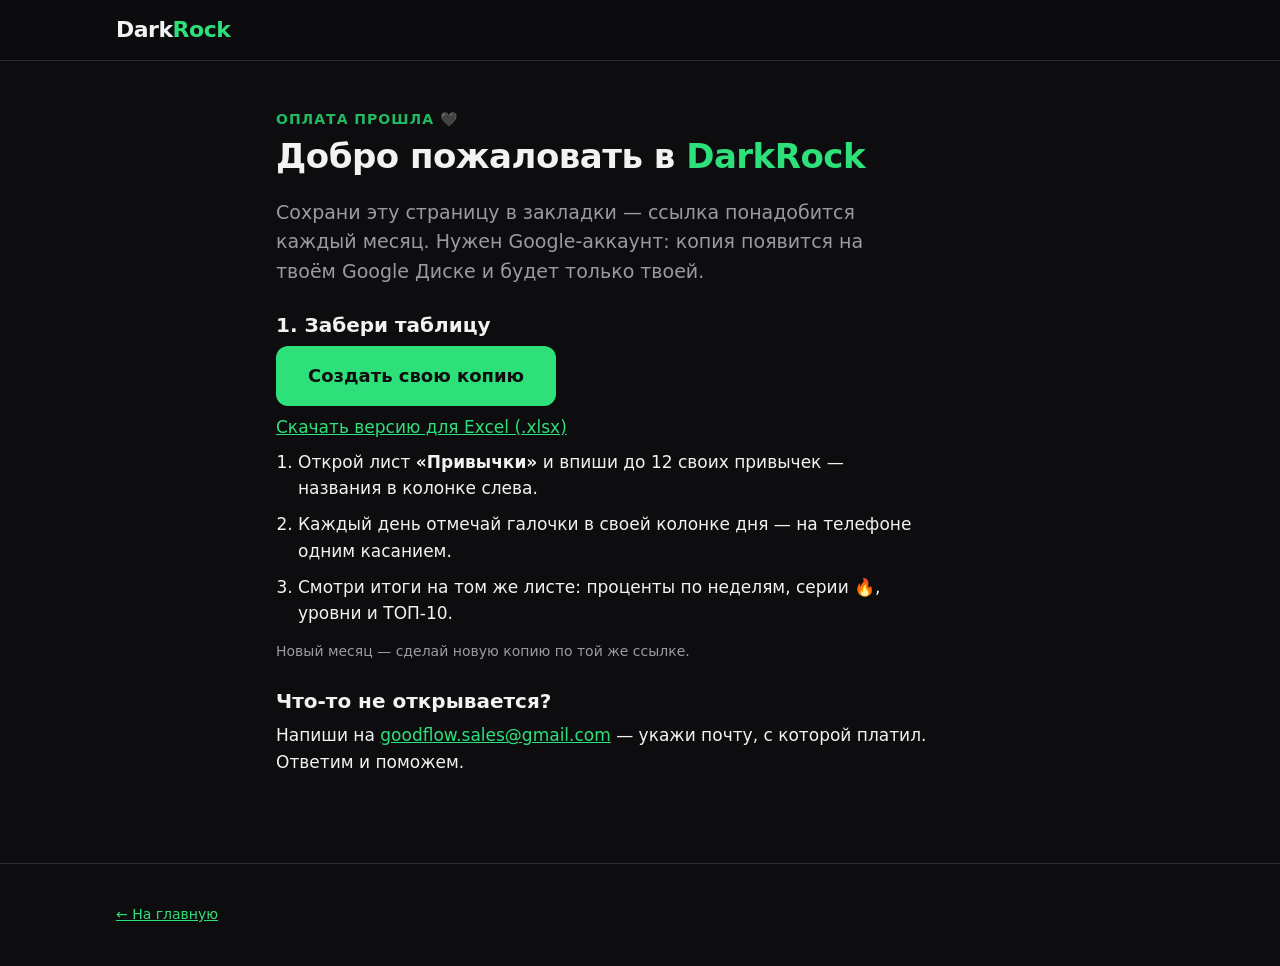
<file: spasibo-privychki.html>
<!doctype html>
<html lang="ru">
<head>
<meta charset="utf-8">
<meta name="viewport" content="width=device-width, initial-scale=1">
<meta name="robots" content="noindex, nofollow">
<title>Спасибо за покупку — DarkRock</title>
<link rel="stylesheet" href="style.css">
<!-- Yandex.Metrika counter -->
<script type="text/javascript">
    (function(m,e,t,r,i,k,a){
        m[i]=m[i]||function(){(m[i].a=m[i].a||[]).push(arguments)};
        m[i].l=1*new Date();
        for (var j = 0; j < document.scripts.length; j++) {if (document.scripts[j].src === r) { return; }}
        k=e.createElement(t),a=e.getElementsByTagName(t)[0],k.async=1,k.src=r,a.parentNode.insertBefore(k,a)
    })(window, document,'script','https://mc.yandex.ru/metrika/tag.js?id=113660326', 'ym');

    ym(113660326, 'init', {ssr:true, webvisor:true, clickmap:true, ecommerce:"dataLayer", accurateTrackBounce:true, trackLinks:true});

    // Цель «покупка»: на эту страницу Robokassa возвращает после оплаты
    ym(113660326, 'reachGoal', 'purchase', {product: 'habit_tracker'});
</script>
<noscript><div><img src="https://mc.yandex.ru/watch/113660326" style="position:absolute; left:-9999px;" alt="" /></div></noscript>
<!-- /Yandex.Metrika counter -->
</head>
<body>
<header class="top"><div class="wrap top__in"><a class="logo" href="index.html">Dark<span>Rock</span></a></div></header>
<main class="wrap doc">
  <p class="eyebrow">Оплата прошла 🖤</p>
  <h1>Добро пожаловать в <em style="font-style:normal;color:var(--accent)">DarkRock</em></h1>
  <p class="lead">Сохрани эту страницу в закладки — ссылка понадобится каждый месяц. Нужен Google-аккаунт: копия появится на твоём Google Диске и будет только твоей.</p>

  <h2>1. Забери таблицу</h2>
  <p><a class="btn btn--big" href="https://docs.google.com/spreadsheets/d/17lh-_4WAJT0YDY1cS6WtQD3hWoKm4Cz9NejqtCr7bcM/copy">Создать свою копию</a></p>
  <p><a href="https://docs.google.com/spreadsheets/d/17lh-_4WAJT0YDY1cS6WtQD3hWoKm4Cz9NejqtCr7bcM/export?format=xlsx">Скачать версию для Excel (.xlsx)</a></p>
  <ol class="steps">
    <li>Открой лист <b>«Привычки»</b> и впиши до 12 своих привычек — названия в колонке слева.</li>
    <li>Каждый день отмечай галочки в своей колонке дня — на телефоне одним касанием.</li>
    <li>Смотри итоги на том же листе: проценты по неделям, серии 🔥, уровни и ТОП-10.</li>
  </ol>
  <p class="note">Новый месяц — сделай новую копию по той же ссылке.</p>

  <h2>Что-то не открывается?</h2>
  <p>Напиши на <a href="mailto:goodflow.sales@gmail.com">goodflow.sales@gmail.com</a> — укажи почту, с которой платил. Ответим и поможем.</p>
</main>
<footer class="foot"><div class="wrap"><a href="index.html">← На главную</a></div></footer>
</body>
</html>
</file>
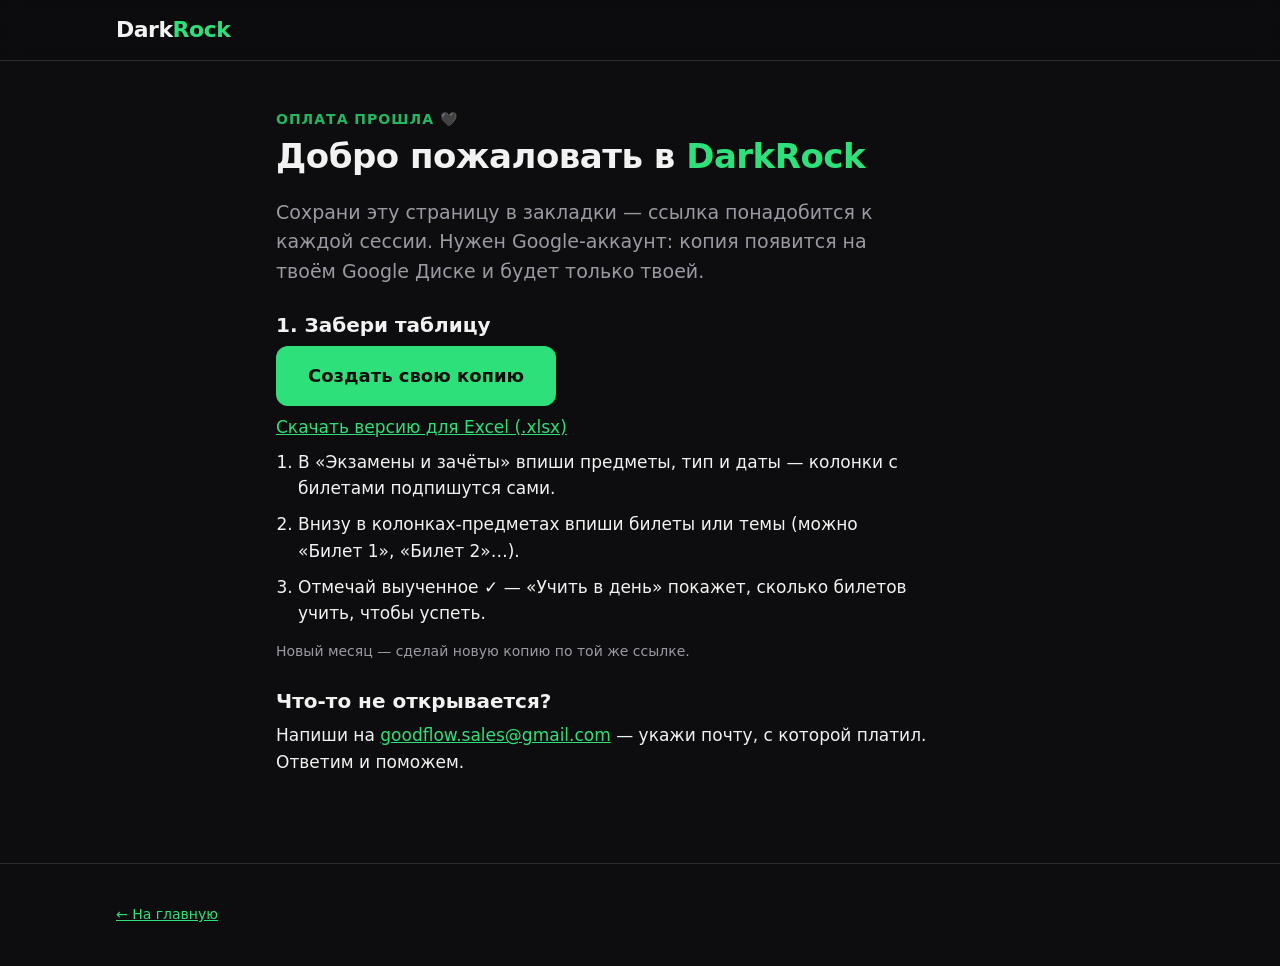
<file: spasibo-sessiya.html>
<!doctype html>
<html lang="ru">
<head>
<meta charset="utf-8">
<meta name="viewport" content="width=device-width, initial-scale=1">
<meta name="robots" content="noindex, nofollow">
<title>Спасибо за покупку — DarkRock</title>
<link rel="stylesheet" href="style.css">
<!-- Yandex.Metrika counter -->
<script type="text/javascript">
    (function(m,e,t,r,i,k,a){
        m[i]=m[i]||function(){(m[i].a=m[i].a||[]).push(arguments)};
        m[i].l=1*new Date();
        for (var j = 0; j < document.scripts.length; j++) {if (document.scripts[j].src === r) { return; }}
        k=e.createElement(t),a=e.getElementsByTagName(t)[0],k.async=1,k.src=r,a.parentNode.insertBefore(k,a)
    })(window, document,'script','https://mc.yandex.ru/metrika/tag.js?id=113660326', 'ym');

    ym(113660326, 'init', {ssr:true, webvisor:true, clickmap:true, ecommerce:"dataLayer", accurateTrackBounce:true, trackLinks:true});

    // Цель «покупка»: на эту страницу Robokassa возвращает после оплаты
    ym(113660326, 'reachGoal', 'purchase', {product: 'session'});
</script>
<noscript><div><img src="https://mc.yandex.ru/watch/113660326" style="position:absolute; left:-9999px;" alt="" /></div></noscript>
<!-- /Yandex.Metrika counter -->
</head>
<body>
<header class="top"><div class="wrap top__in"><a class="logo" href="index.html">Dark<span>Rock</span></a></div></header>
<main class="wrap doc">
  <p class="eyebrow">Оплата прошла 🖤</p>
  <h1>Добро пожаловать в <em style="font-style:normal;color:var(--accent)">DarkRock</em></h1>
  <p class="lead">Сохрани эту страницу в закладки — ссылка понадобится к каждой сессии. Нужен Google-аккаунт: копия появится на твоём Google Диске и будет только твоей.</p>

  <h2>1. Забери таблицу</h2>
  <p><a class="btn btn--big" href="https://docs.google.com/spreadsheets/d/1wR_cnCdBzEHBlBFXqqQuChWqXhxqlD2eff9qCURJvgg/copy">Создать свою копию</a></p>
  <p><a href="https://docs.google.com/spreadsheets/d/1wR_cnCdBzEHBlBFXqqQuChWqXhxqlD2eff9qCURJvgg/export?format=xlsx">Скачать версию для Excel (.xlsx)</a></p>
  <ol class="steps">
    <li>В «Экзамены и зачёты» впиши предметы, тип и даты — колонки с билетами подпишутся сами.</li>
    <li>Внизу в колонках-предметах впиши билеты или темы (можно «Билет 1», «Билет 2»…).</li>
    <li>Отмечай выученное ✓ — «Учить в день» покажет, сколько билетов учить, чтобы успеть.</li>
  </ol>
  <p class="note">Новый месяц — сделай новую копию по той же ссылке.</p>

  <h2>Что-то не открывается?</h2>
  <p>Напиши на <a href="mailto:goodflow.sales@gmail.com">goodflow.sales@gmail.com</a> — укажи почту, с которой платил. Ответим и поможем.</p>
</main>
<footer class="foot"><div class="wrap"><a href="index.html">← На главную</a></div></footer>
</body>
</html>
</file>
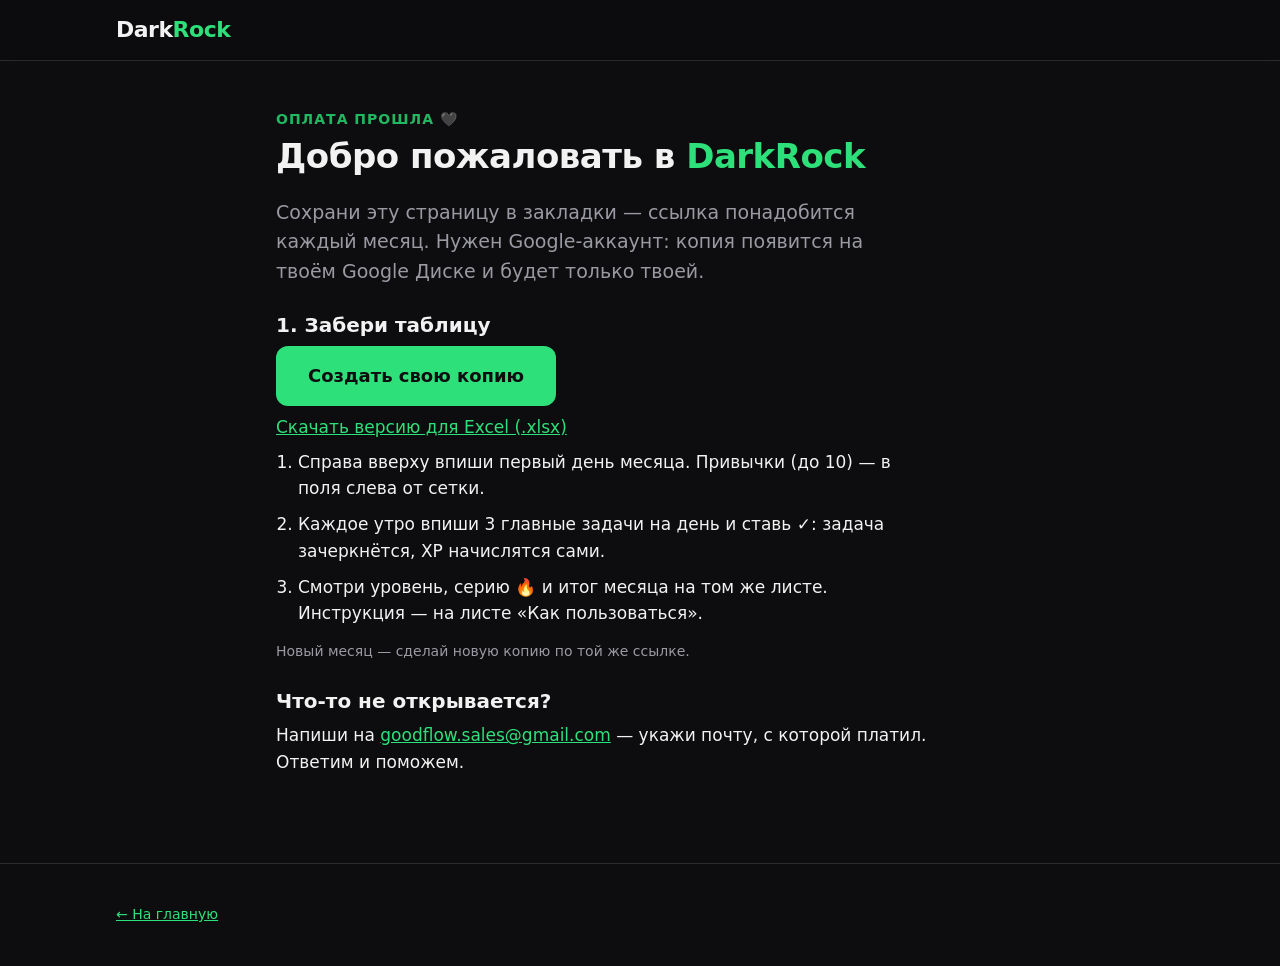
<file: spasibo.html>
<!doctype html>
<html lang="ru">
<head>
<meta charset="utf-8">
<meta name="viewport" content="width=device-width, initial-scale=1">
<meta name="robots" content="noindex, nofollow">
<title>Спасибо за покупку — DarkRock</title>
<link rel="stylesheet" href="style.css">
<!-- Yandex.Metrika counter -->
<script type="text/javascript">
    (function(m,e,t,r,i,k,a){
        m[i]=m[i]||function(){(m[i].a=m[i].a||[]).push(arguments)};
        m[i].l=1*new Date();
        for (var j = 0; j < document.scripts.length; j++) {if (document.scripts[j].src === r) { return; }}
        k=e.createElement(t),a=e.getElementsByTagName(t)[0],k.async=1,k.src=r,a.parentNode.insertBefore(k,a)
    })(window, document,'script','https://mc.yandex.ru/metrika/tag.js?id=113660326', 'ym');

    ym(113660326, 'init', {ssr:true, webvisor:true, clickmap:true, ecommerce:"dataLayer", accurateTrackBounce:true, trackLinks:true});

    // Цель «покупка»: на эту страницу Robokassa возвращает после оплаты
    ym(113660326, 'reachGoal', 'purchase', {product: 'discipline'});
</script>
<noscript><div><img src="https://mc.yandex.ru/watch/113660326" style="position:absolute; left:-9999px;" alt="" /></div></noscript>
<!-- /Yandex.Metrika counter -->
</head>
<body>
<header class="top"><div class="wrap top__in"><a class="logo" href="index.html">Dark<span>Rock</span></a></div></header>
<main class="wrap doc">
  <p class="eyebrow">Оплата прошла 🖤</p>
  <h1>Добро пожаловать в <em style="font-style:normal;color:var(--accent)">DarkRock</em></h1>
  <p class="lead">Сохрани эту страницу в закладки — ссылка понадобится каждый месяц. Нужен Google-аккаунт: копия появится на твоём Google Диске и будет только твоей.</p>

  <h2>1. Забери таблицу</h2>
  <p><a class="btn btn--big" href="https://docs.google.com/spreadsheets/d/1PJN2m36X_a4O4u4Y8Pyx4OVVH3rKnYxmNgKDnOQoaag/copy">Создать свою копию</a></p>
  <p><a href="https://docs.google.com/spreadsheets/d/1PJN2m36X_a4O4u4Y8Pyx4OVVH3rKnYxmNgKDnOQoaag/export?format=xlsx">Скачать версию для Excel (.xlsx)</a></p>
  <ol class="steps">
    <li>Справа вверху впиши первый день месяца. Привычки (до 10) — в поля слева от сетки.</li>
    <li>Каждое утро впиши 3 главные задачи на день и ставь ✓: задача зачеркнётся, XP начислятся сами.</li>
    <li>Смотри уровень, серию 🔥 и итог месяца на том же листе. Инструкция — на листе «Как пользоваться».</li>
  </ol>
  <p class="note">Новый месяц — сделай новую копию по той же ссылке.</p>

  <h2>Что-то не открывается?</h2>
  <p>Напиши на <a href="mailto:goodflow.sales@gmail.com">goodflow.sales@gmail.com</a> — укажи почту, с которой платил. Ответим и поможем.</p>
</main>
<footer class="foot"><div class="wrap"><a href="index.html">← На главную</a></div></footer>
</body>
</html>
</file>
<file: style.css>
:root {
  --bg: #0d0d0f;
  --bg-alt: #141417;
  --text: #f2f2f2;
  --muted: #9a9aa3;
  --dim: #5f5f68;
  --accent: #2ee07a;
  --accent-dark: #22b862;
  --card: #18181d;
  --card-hi: #1e1e24;
  --line: #2a2a31;
  --radius: 18px;
}

* { box-sizing: border-box; margin: 0; padding: 0; }

body {
  font-family: system-ui, -apple-system, "Segoe UI", Roboto, sans-serif;
  background: var(--bg);
  color: var(--text);
  line-height: 1.55;
  font-size: 17px;
}
body.no-scroll { overflow: hidden; }

a { color: var(--accent); }
s { color: var(--dim); font-weight: 400; font-size: .7em; margin-left: 6px; }
[hidden] { display: none !important; }

.wrap { max-width: 1080px; margin: 0 auto; padding: 0 16px; }

/* ---------- шапка ---------- */
.top { border-bottom: 1px solid var(--line); background: rgba(13,13,15,.92); backdrop-filter: blur(8px); position: sticky; top: 0; z-index: 5; }
.top__in { display: flex; align-items: center; justify-content: space-between; height: 60px; }
.logo { font-weight: 800; font-size: 22px; text-decoration: none; color: var(--text); letter-spacing: -0.5px; }
.logo span { color: var(--accent); }
.nav a { margin-left: 22px; text-decoration: none; color: var(--muted); font-size: 15px; }
.nav a:hover { color: var(--text); }

/* ---------- типографика ---------- */
h1 { font-size: clamp(38px, 7vw, 68px); line-height: 1.04; letter-spacing: -1.5px; }
h1 em { font-style: normal; color: var(--accent); }
.h1-muted { color: var(--dim); }
h2 { font-size: clamp(28px, 4.4vw, 40px); line-height: 1.1; margin-bottom: 28px; letter-spacing: -0.8px; }
h3 { font-size: 20px; line-height: 1.25; }
.eyebrow { color: var(--accent-dark); font-weight: 600; font-size: 14px; text-transform: uppercase; letter-spacing: 1px; margin-bottom: 12px; }
.lead { font-size: 19px; color: var(--muted); max-width: 600px; margin: 20px 0 32px; }
.lead--tight { margin: -12px 0 28px; }
.note { color: var(--muted); font-size: 14px; margin-top: 14px; }
.muted { color: var(--muted); }

/* ---------- кнопки ---------- */
.btn {
  display: inline-block; background: var(--accent); color: #0d0d0f; text-decoration: none; border: 0; cursor: pointer;
  padding: 10px 22px; border-radius: 12px; font: inherit; font-weight: 600; font-size: 16px; transition: background .15s, transform .15s;
}
.btn:hover { background: var(--accent-dark); }
.btn:active { transform: scale(.98); }
.btn--big { padding: 16px 32px; font-size: 18px; }
.btn--wide { display: block; text-align: center; width: 100%; }
.btn--off { background: var(--card-hi); color: var(--muted); cursor: default; }
.btn--off:hover { background: var(--card-hi); }

/* ---------- hero ---------- */
.hero { padding: 72px 0 64px; }
.hero__in { display: grid; grid-template-columns: 1.4fr 1fr; gap: 40px; align-items: center; }
.pill { display: inline-block; border: 1px solid var(--line); background: var(--card); color: var(--muted); font-size: 14px; padding: 6px 14px; border-radius: 999px; margin-bottom: 24px; }
.hero__mark {
  justify-self: end; width: min(340px, 100%); aspect-ratio: 1; border-radius: 40px; display: grid; grid-template-columns: 1fr 1fr; place-items: center;
  background: radial-gradient(120% 120% at 20% 10%, #1d3a29 0%, #111114 55%); border: 1px solid var(--line);
  font-weight: 900; font-size: clamp(90px, 13vw, 150px); letter-spacing: -6px; line-height: 1;
}
.hero__mark span:first-child { color: var(--text); justify-self: end; }
.hero__mark span:last-child { color: var(--accent); justify-self: start; }

/* ---------- секции ---------- */
.section { padding: 72px 0; }
.section--alt { background: var(--bg-alt); }

/* ---------- каталог ---------- */
.filters { display: flex; gap: 8px; flex-wrap: wrap; margin: -8px 0 28px; }
.chip {
  font: inherit; font-size: 15px; color: var(--muted); background: var(--card); border: 1px solid var(--line);
  padding: 8px 18px; border-radius: 999px; cursor: pointer; transition: color .15s, background .15s, border-color .15s;
}
.chip:hover { color: var(--text); }
.chip.is-on { color: #0d0d0f; background: var(--text); border-color: var(--text); }

.catalog { display: grid; grid-template-columns: repeat(2, 1fr); gap: 20px; }
.pcard {
  background: var(--card); border: 1px solid var(--line); border-radius: var(--radius); padding: 24px;
  display: flex; flex-direction: column; gap: 10px; transition: border-color .2s, transform .2s;
}
.pcard:hover { border-color: #3a3a44; }
.pcard p { color: var(--muted); font-size: 15px; }
.pcard__head { display: flex; align-items: center; gap: 8px; }
.pcard__cat { color: var(--accent-dark); font-size: 13px; font-weight: 600; text-transform: uppercase; letter-spacing: .6px; }
.badge { font-size: 12px; font-weight: 700; background: var(--accent); color: #0d0d0f; padding: 2px 9px; border-radius: 999px; }
.badge--muted { background: var(--card-hi); color: var(--muted); border: 1px solid var(--line); }
.pcard__preview { position: relative; margin-top: 6px; border-radius: 12px; overflow: hidden; border: 1px solid var(--line); aspect-ratio: 16 / 10; background: #000; }
.pcard__preview img { width: 100%; height: 100%; object-fit: cover; object-position: left top; display: block; }
.pcard__blank { height: 100%; background: repeating-linear-gradient(135deg, #141417 0 14px, #18181d 14px 28px); }
.pcard__label { position: absolute; left: 12px; bottom: 12px; font-size: 11px; font-weight: 700; letter-spacing: 1.5px; color: var(--text); background: rgba(13,13,15,.8); border: 1px solid var(--line); padding: 4px 10px; border-radius: 999px; }
.pcard__foot { display: flex; align-items: center; justify-content: space-between; margin-top: auto; padding-top: 8px; }
.pcard--soon { opacity: .6; }
.pcard--soon .pcard__preview img { filter: grayscale(1); }
.price { font-size: 24px; font-weight: 800; }

.bundle__items { list-style: none; border-top: 1px solid var(--line); margin: 4px 0; }
.bundle__items li { display: flex; justify-content: space-between; gap: 12px; padding: 10px 0; border-bottom: 1px solid var(--line); font-size: 15px; }
.bundle__items li span { color: var(--muted); }
.bundle__items a { color: var(--text); }

/* ---------- как это работает ---------- */
.flow { list-style: none; counter-reset: f; display: grid; grid-template-columns: repeat(4, 1fr); gap: 20px; }
.flow li { counter-increment: f; background: var(--card); border: 1px solid var(--line); border-radius: var(--radius); padding: 22px; }
.flow li::before { content: counter(f, decimal-leading-zero); display: block; color: var(--accent); font-weight: 800; font-size: 14px; margin-bottom: 14px; }
.flow b { display: block; margin-bottom: 6px; }
.flow span { color: var(--muted); font-size: 15px; }

/* ---------- FAQ ---------- */
details { border-bottom: 1px solid var(--line); padding: 18px 0; max-width: 760px; }
summary { cursor: pointer; font-weight: 600; list-style: none; display: flex; justify-content: space-between; gap: 16px; }
summary::-webkit-details-marker { display: none; }
summary::after { content: "+"; color: var(--accent); font-weight: 400; font-size: 22px; line-height: 1; transition: transform .2s; }
details[open] summary::after { transform: rotate(45deg); }
details p { margin-top: 10px; color: var(--muted); }

/* ---------- контакты и подвал ---------- */
.contacts { display: grid; grid-template-columns: repeat(2, 1fr); gap: 20px; max-width: 760px; }
.contact { display: block; text-decoration: none; background: var(--card); border: 1px solid var(--line); border-radius: var(--radius); padding: 22px; color: var(--text); }
.contact:hover { border-color: #3a3a44; }
.contact span { display: block; color: var(--muted); font-size: 14px; margin-bottom: 4px; }
.contact b { word-break: break-all; }

.foot { border-top: 1px solid var(--line); padding: 40px 0; font-size: 14px; color: var(--muted); }
.foot p { margin-bottom: 10px; }

/* ---------- окно товара ---------- */
.modal { position: fixed; inset: 0; z-index: 20; display: grid; place-items: center; padding: 24px; }
.modal__backdrop { position: absolute; inset: 0; background: rgba(0,0,0,.72); backdrop-filter: blur(4px); }
.modal__box {
  position: relative; width: min(760px, 100%); max-height: calc(100vh - 48px); overflow-y: auto; overscroll-behavior: contain;
  background: var(--bg-alt); border: 1px solid var(--line); border-radius: 22px; padding: 28px;
}
.modal__close { position: sticky; top: 0; float: right; margin: -8px -8px 0 0; width: 40px; height: 40px; border-radius: 50%; border: 1px solid var(--line); background: var(--card); color: var(--text); font-size: 24px; line-height: 1; cursor: pointer; z-index: 1; }
.modal h2 { margin: 4px 0 20px; }
.modal h3 { margin: 28px 0 12px; }
.gal { margin-bottom: 24px; }
.gal__main { position: relative; border-radius: 14px; overflow: hidden; border: 1px solid var(--line); background: #000; }
.gal__main img { display: block; width: 100%; max-height: 420px; object-fit: contain; }
.gal__count { position: absolute; right: 12px; bottom: 12px; font-size: 13px; background: rgba(13,13,15,.8); padding: 3px 10px; border-radius: 999px; }
.gal__thumbs { display: flex; gap: 8px; margin-top: 8px; overflow-x: auto; }
.gal__thumb { flex: 0 0 84px; height: 56px; border-radius: 8px; overflow: hidden; border: 2px solid transparent; padding: 0; background: #000; cursor: pointer; opacity: .6; }
.gal__thumb.is-on { border-color: var(--accent); opacity: 1; }
.gal__thumb img { width: 100%; height: 100%; object-fit: cover; object-position: left top; }
.ticks { list-style: none; }
.ticks li { padding-left: 24px; position: relative; margin-bottom: 8px; color: var(--muted); }
.ticks li::before { content: "✓"; position: absolute; left: 0; color: var(--accent); font-weight: 700; }
.deal { display: flex; justify-content: space-between; gap: 12px; align-items: center; text-decoration: none; color: var(--text); background: var(--card); border: 1px solid var(--line); border-radius: 12px; padding: 14px 16px; margin-bottom: 8px; }
.deal:hover { border-color: var(--accent-dark); }
.order { margin-top: 28px; background: var(--card); border: 1px solid var(--line); border-radius: 16px; padding: 20px; }
.order__row { display: flex; justify-content: space-between; align-items: baseline; gap: 12px; margin-bottom: 10px; }
.order__row span { color: var(--muted); font-size: 15px; flex-shrink: 0; }
.order__row b { text-align: right; }
.order .btn { margin-top: 8px; }

/* ---------- cookie ---------- */
.cookie {
  position: fixed; left: 16px; right: 16px; bottom: 16px; z-index: 15; max-width: 560px; margin: 0 auto;
  display: flex; align-items: center; gap: 16px; background: var(--card-hi); border: 1px solid var(--line); border-radius: 14px; padding: 14px 16px; font-size: 14px; color: var(--muted);
}

/* ---------- текстовые страницы (оферта, политика, спасибо) ---------- */
.doc { padding: 48px 16px 80px; max-width: 760px; }
.doc h1 { font-size: 34px; margin-bottom: 24px; letter-spacing: -0.5px; }
.doc h2 { font-size: 20px; margin: 28px 0 10px; letter-spacing: 0; }
.doc p, .doc li { margin-bottom: 8px; }
.doc ol, .doc ul { padding-left: 22px; }
.steps { padding-left: 22px; max-width: 640px; }
.steps li { margin-bottom: 10px; }

/* ---------- адаптив ---------- */
@media (max-width: 860px) {
  .flow { grid-template-columns: repeat(2, 1fr); }
}
@media (max-width: 720px) {
  .nav { display: none; }
  .hero { padding: 40px 0 48px; }
  .hero__in { grid-template-columns: 1fr; }
  .hero__mark { display: none; }
  .hero .btn--big { display: block; text-align: center; }
  .section { padding: 56px 0; }
  .catalog, .contacts { grid-template-columns: 1fr; }
  .filters { flex-wrap: nowrap; overflow-x: auto; margin-left: -16px; margin-right: -16px; padding: 0 16px; scrollbar-width: none; }
  .chip { flex: 0 0 auto; }
  .modal { padding: 0; place-items: end stretch; }
  .modal__box { width: 100%; max-height: 92vh; border-radius: 22px 22px 0 0; padding: 20px 16px 24px; }
  .cookie { flex-direction: column; align-items: stretch; text-align: left; }
}
@media (max-width: 480px) {
  .flow { grid-template-columns: 1fr; }
}
@media (prefers-reduced-motion: reduce) {
  * { transition: none !important; }
}

.foot__in { display: flex; align-items: center; justify-content: space-between; gap: 16px; flex-wrap: wrap; margin-bottom: 8px; }
.foot__in .logo { margin: 0; }
.foot__links a { color: var(--muted); text-decoration: none; margin-left: 20px; }
.foot__links a:first-child { margin-left: 0; }
.foot__links a:hover { color: var(--text); }

.pausebar { background: #3a2a05; color: #ffcf6b; border-bottom: 1px solid #5a4210; text-align: center; padding: 10px 16px; font-size: 15px; }
.pausebar a { color: #ffcf6b; }
.note-box { background: #3a2a05; border: 1px solid #5a4210; color: #ffcf6b; border-radius: 12px; padding: 14px 16px; margin: 8px 0 8px; font-size: 15px; }
.note-box a { color: #ffcf6b; }
</file>
